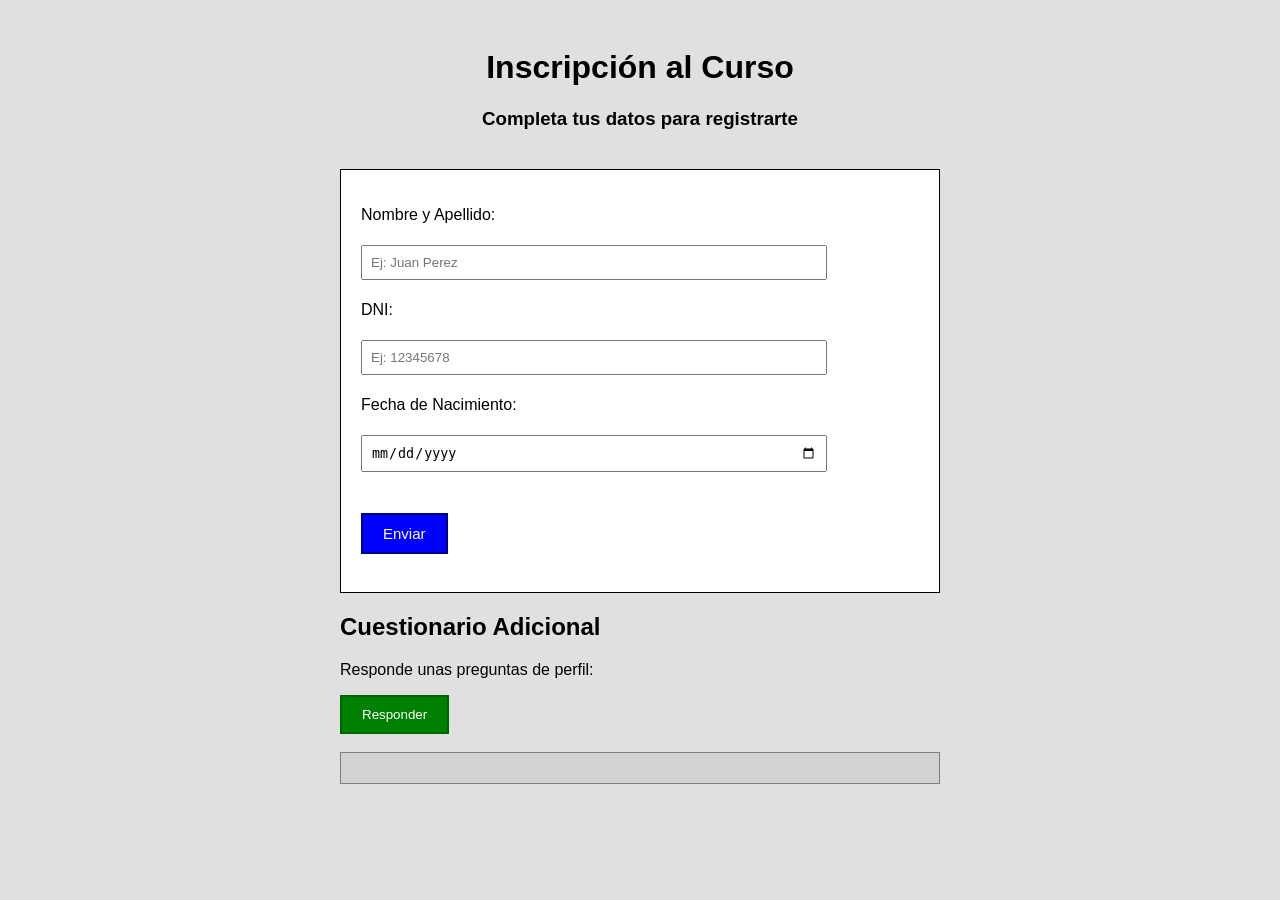
<file: PARCIAL/index.html>
<!DOCTYPE html>
<html>
<head>
    <meta charset="utf-8">
    <title>Parcial Lenguajes III</title>
    <link rel="stylesheet" type="text/css" href="styles.css">
</head>
<body>

    <div id="header">
        <h1>Inscripción al Curso</h1>
        <h3>Completa tus datos para registrarte</h3>
    </div>

    <div id="contenedor">
        
        <div class="formulario">
            <p>Nombre y Apellido:</p>
            <input type="text" id="nombre" placeholder="Ej: Juan Perez">
            <br>
            <span id="error-nombre" class="texto-error"></span>

            <p>DNI:</p>
            <input type="text" id="dni" placeholder="Ej: 12345678">
            <br>
            <span id="error-dni" class="texto-error"></span>

            <p>Fecha de Nacimiento:</p>
            <input type="date" id="fecha">
            <br>
            <span id="error-fecha" class="texto-error"></span>

            <br><br>
            <button onclick="enviarFormulario()" id="boton-enviar">Enviar</button>
            <br><br>
            
            <div id="mensaje-exito" class="texto-exito"></div>
        </div>

        <div class="caja">
            <h2>Cuestionario Adicional</h2>
            <p>Responde unas preguntas de perfil:</p>
            <button onclick="hacerPreguntas()" id="boton-preguntas">Responder</button>            
            <br><br>
            <div id="respuestas"></div>
        </div>

    </div>

    <script src="script.js"></script>
</body>
</html>
</file>
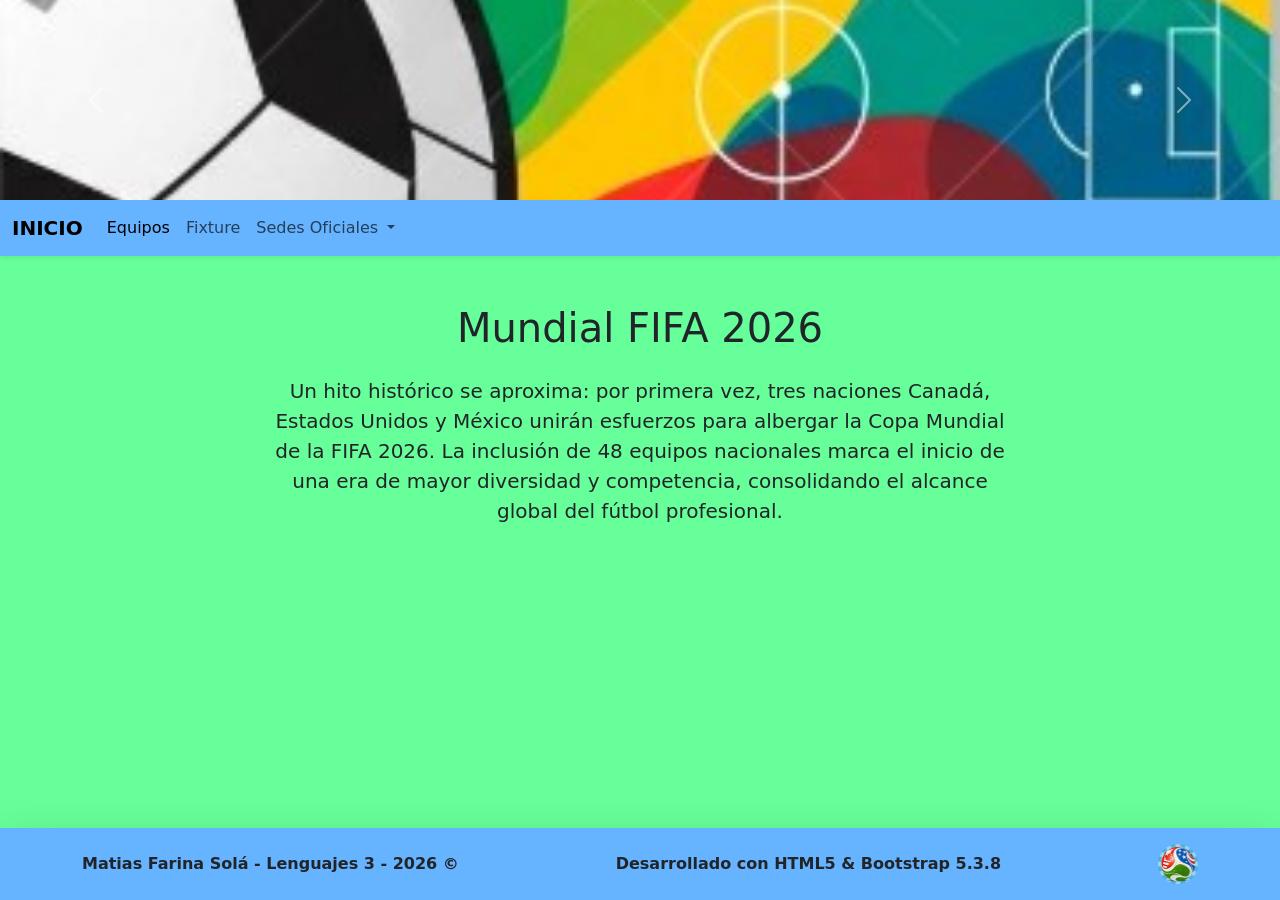
<file: TP2/index.html>
<!doctype html>
<html lang="es">
  <head>
    <meta charset="UTF-8" />
    <meta name="viewport" content="width=device-width, initial-scale=1.0" />
    <title>Mundial 2026 3.0</title>

    <link
      href="https://cdn.jsdelivr.net/npm/bootstrap@5.3.8/dist/css/bootstrap.min.css"
      rel="stylesheet"
      integrity="sha384-sRIl4kxILFvY47J16cr9ZwB07vP4J8+LH7qKQnuqkuIAvNWLzeN8tE5YBujZqJLB"
      crossorigin="anonymous"
    />
    <script
      src="https://cdn.jsdelivr.net/npm/bootstrap@5.3.8/dist/js/bootstrap.bundle.min.js"
      integrity="sha384-FKyoEForCGlyvwx9Hj09JcYn3nv7wiPVlz7YYwJrWVcXK/BmnVDxM+D2scQbITxI"
      crossorigin="anonymous"
    ></script>

    <style>
      /* Transición suave para todos los elementos que cambian de color */
      body,
      .navbar-dinamica,
      .footer-dinamico {
        transition: background-color 0.4s ease;
      }

      /* Estilo para que las imágenes del carrusel no sean excesivamente altas */
      .carousel-item img {
        height: 200px;
        object-fit: cover; /* Esto evita que la imagen se deforme */
      }

      /* Móvil (hasta 767px): Body Rojo / Nav y Footer Verde */
      @media (max-width: 767px) {
        body {
          background-color: #ff6666;
        }
        .navbar-dinamica,
        .footer-dinamico {
          background-color: #66ff99;
        }
        .carousel-item img {
          height: 100px;
        } /* Ajuste de altura para móvil */
      }

      /* Tablet (768px a 991px): Body Azul / Nav y Footer Rojo */
      @media (min-width: 768px) and (max-width: 991px) {
        body {
          background-color: #66b3ff;
        }
        .navbar-dinamica,
        .footer-dinamico {
          background-color: #ff6666;
        }
      }

      /* Escritorio (992px en adelante): Body Verde / Nav y Footer Azul */
      @media (min-width: 992px) {
        body {
          background-color: #66ff99;
        }
        .navbar-dinamica,
        .footer-dinamico {
          background-color: #66b3ff;
        }
      }
    </style>
  </head>
  <body class="d-flex flex-column min-vh-100">
    <header>
      <div id="carouselMundial" class="carousel slide" data-bs-ride="carousel">
        <div class="carousel-inner">
          <div class="carousel-item active">
            <img
              src="imagenes_tp2/carrousel_1.jpg"
              class="d-block w-100"
              alt="Banner 1"
            />
            <!--<div class="carousel-caption d-none d-md-block">
              <h5>México 2026</h5>
              <p>La pasión del fútbol regresa al Estadio Azteca.</p>
            </div>-->
          </div>
          <div class="carousel-item">
            <img
              src="imagenes_tp2/carrousel_2.jpg"
              class="d-block w-100"
              alt="Banner 2"
            />
            <!--<div class="carousel-caption d-none d-md-block">
              <h5>Canadá 2026</h5>
              <p>Nuevos horizontes para el Mundial de la FIFA.</p>
            </div>-->
          </div>
          <div class="carousel-item">
            <img
              src="imagenes_tp2/carrousel_3.jpg"
              class="d-block w-100"
              alt="Banner 3"
            />
            <!--<div class="carousel-caption d-none d-md-block">
              <h5>Estados Unidos 2026</h5>
              <p>La gran final en el escenario más grande.</p>
            </div>-->
          </div>
        </div>

        <button
          class="carousel-control-prev"
          type="button"
          data-bs-target="#carouselMundial"
          data-bs-slide="prev"
        >
          <span class="carousel-control-prev-icon" aria-hidden="true"></span>
          <span class="visually-hidden">Anterior</span>
        </button>
        <button
          class="carousel-control-next"
          type="button"
          data-bs-target="#carouselMundial"
          data-bs-slide="next"
        >
          <span class="carousel-control-next-icon" aria-hidden="true"></span>
          <span class="visually-hidden">Siguiente</span>
        </button>
      </div>
    </header>

    <nav class="navbar navbar-expand-lg navbar-dinamica shadow-sm">
      <div class="container-fluid">
        <a class="navbar-brand fw-bold" href="#">INICIO</a>
        <button
          class="navbar-toggler"
          type="button"
          data-bs-toggle="collapse"
          data-bs-target="#navbarSupportedContent"
          aria-controls="navbarSupportedContent"
          aria-expanded="false"
          aria-label="Toggle navigation"
        >
          <span class="navbar-toggler-icon"></span>
        </button>
        <div class="collapse navbar-collapse" id="navbarSupportedContent">
          <ul class="navbar-nav me-auto mb-2 mb-lg-0">
            <li class="nav-item">
              <a class="nav-link active" aria-current="page" href="#"
                >Equipos</a
              >
            </li>
            <li class="nav-item">
              <a class="nav-link" href="#">Fixture</a>
            </li>
            <li class="nav-item dropdown">
              <a
                class="nav-link dropdown-toggle"
                href="#"
                role="button"
                data-bs-toggle="dropdown"
                aria-expanded="false"
              >
                Sedes Oficiales
              </a>
              <ul class="dropdown-menu">
                <li><h6 class="dropdown-header">México</h6></li>
                <li><a class="dropdown-item" href="#">Ciudad de México</a></li>
                <li><a class="dropdown-item" href="#">Guadalajara</a></li>
                <li><a class="dropdown-item" href="#">Monterrey</a></li>
                <li><hr class="dropdown-divider" /></li>
                <li><h6 class="dropdown-header">Canadá</h6></li>
                <li><a class="dropdown-item" href="#">Toronto</a></li>
                <li><a class="dropdown-item" href="#">Vancouver</a></li>
                <li><hr class="dropdown-divider" /></li>
                <li><h6 class="dropdown-header">Estados Unidos</h6></li>
                <li><a class="dropdown-item" href="#">Miami</a></li>
                <li>
                  <a class="dropdown-item" href="#"
                    >Nueva York / Nueva Jersey</a
                  >
                </li>
                <li><a class="dropdown-item" href="#">Los Ángeles</a></li>
                <li><a class="dropdown-item" href="#">Dallas</a></li>
                <li>
                  <a class="dropdown-item" href="#">Ver las 11 sedes...</a>
                </li>
              </ul>
            </li>
          </ul>
        </div>
      </div>
    </nav>

    <main class="container my-5 flex-grow-1">
      <div class="row">
        <div class="col-md-8 offset-md-2 text-center">
          <h1 class="mb-4">Mundial FIFA 2026</h1>
          <p class="lead">
            Un hito histórico se aproxima: por primera vez, tres naciones
            <strong>Canadá, Estados Unidos y México</strong> unirán esfuerzos
            para albergar la <strong>Copa Mundial de la FIFA 2026</strong>. La
            inclusión de <strong>48 equipos</strong>
            nacionales marca el inicio de una era de mayor diversidad y
            competencia, consolidando el alcance global del fútbol profesional.
          </p>
        </div>
      </div>
    </main>

    <footer class="footer-dinamico text-dark py-3 mt-auto shadow-lg">
      <div class="container d-flex justify-content-between align-items-center">
        <div class="fw-bold">Matias Farina Solá - Lenguajes 3 - 2026 ©</div>
        <div class="fw-bold">Desarrollado con HTML5 & Bootstrap 5.3.8</div>
        <div>
          <img
            src="imagenes_tp2/logo_pelota_2.jpg"
            alt="Copa"
            class="rounded-circle"
            style="width: 40px; height: 40px; object-fit: cover"
          />
        </div>
      </div>
    </footer>
  </body>
</html>
</file>
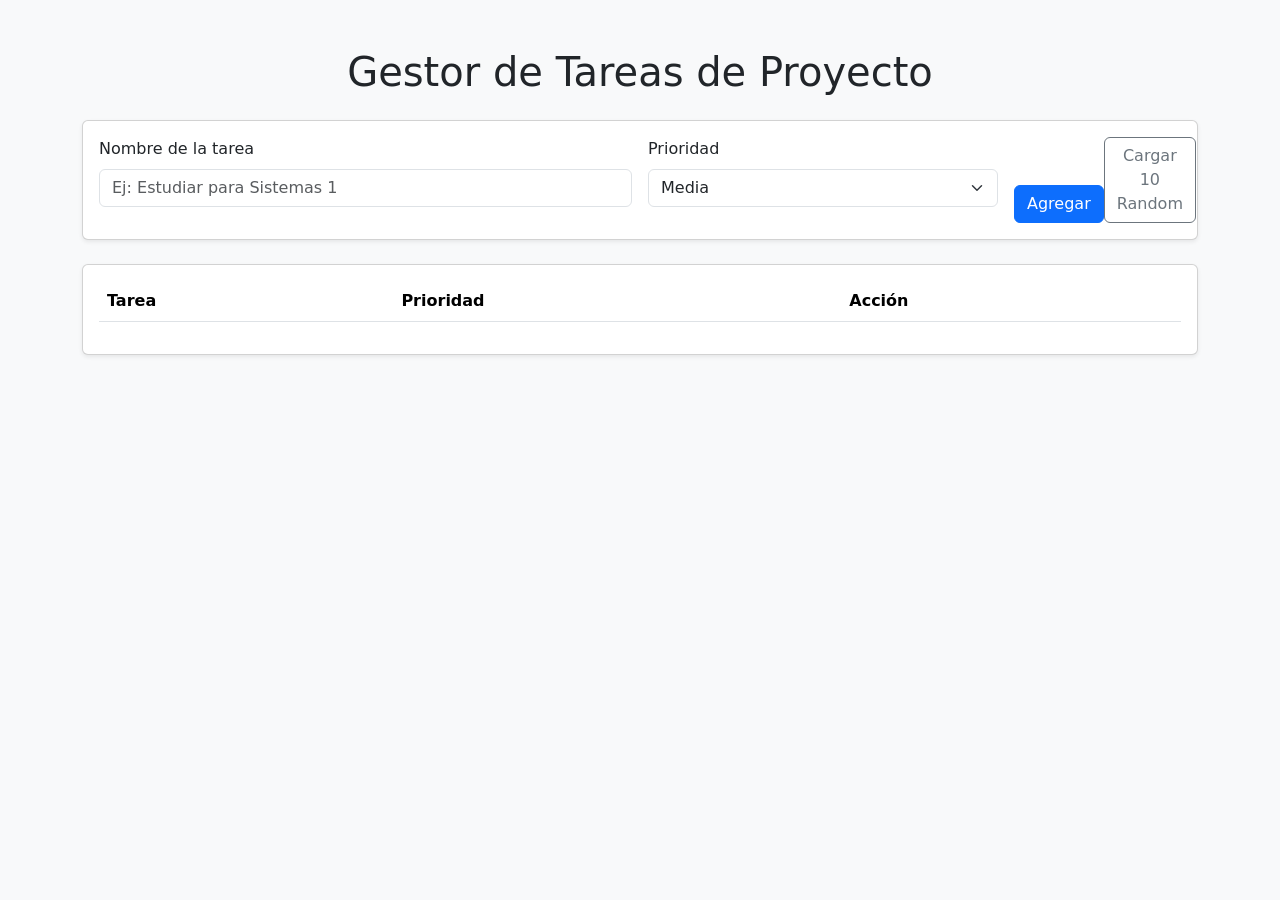
<file: TP6/index.html>
<!doctype html>
<html lang="es">

<head>
    <meta charset="UTF-8" />
    <meta name="viewport" content="width=device-width, initial-scale=1.0" />
    <title>Gestor de Tareas de Proyecto</title>
    <!-- Bootstrap CSS -->
    <link href="https://cdn.jsdelivr.net/npm/bootstrap@5.3.0/dist/css/bootstrap.min.css" rel="stylesheet" />
    <!-- DataTables CSS -->
    <link rel="stylesheet" href="https://cdn.datatables.net/1.13.6/css/jquery.dataTables.min.css" />
    <link rel="stylesheet" href="style.css" />
</head>

<body class="bg-light">
    <div class="container py-5">
        <h1 id="main-title" class="text-center mb-4">
            Gestor de Tareas de Proyecto
        </h1>

        <div class="card shadow-sm mb-4">
            <div class="card-body">
                <form id="task-form" class="row g-3">
                    <div class="col-md-6">
                        <label for="taskName" class="form-label">Nombre de la tarea</label>
                        <input type="text" class="form-control" id="taskName"
                            placeholder="Ej: Estudiar para Sistemas 1" />
                    </div>
                    <div class="col-md-4">
                        <label for="priority" class="form-label">Prioridad</label>
                        <select id="priority" class="form-select">
                            <option value="Alta">Alta</option>
                            <option value="Media" selected>Media</option>
                            <option value="Baja">Baja</option>
                        </select>
                    </div>
                    <div class="col-md-2 d-flex align-items-end">
                        <button type="submit" id="btn-add" class="btn btn-primary w-100">
                            Agregar
                        </button>
                        <button type="button" id="btn-random" class="btn btn-outline-secondary w-100">
                            Cargar 10 Random
                        </button>
                    </div>
                    
                </form>
            </div>
        </div>

        <div class="card shadow-sm">
            <div class="card-body">
                <table id="tablaTareas" class="display table table-striped w-100">
                    <thead>
                        <tr>
                            <th>Tarea</th>
                            <th>Prioridad</th>
                            <th>Acción</th>
                        </tr>
                    </thead>
                    <tbody>
                        <!-- Las tareas se insertarán aquí -->
                    </tbody>
                </table>
            </div>
        </div>
    </div>

    <!-- Scripts: jQuery, DataTables, y Custom JS -->
    <script src="https://code.jquery.com/jquery-3.7.0.min.js"></script>
    <script src="https://cdn.datatables.net/1.13.6/js/jquery.dataTables.min.js"></script>
    <script src="script.js"></script>
</body>

</html>
</file>
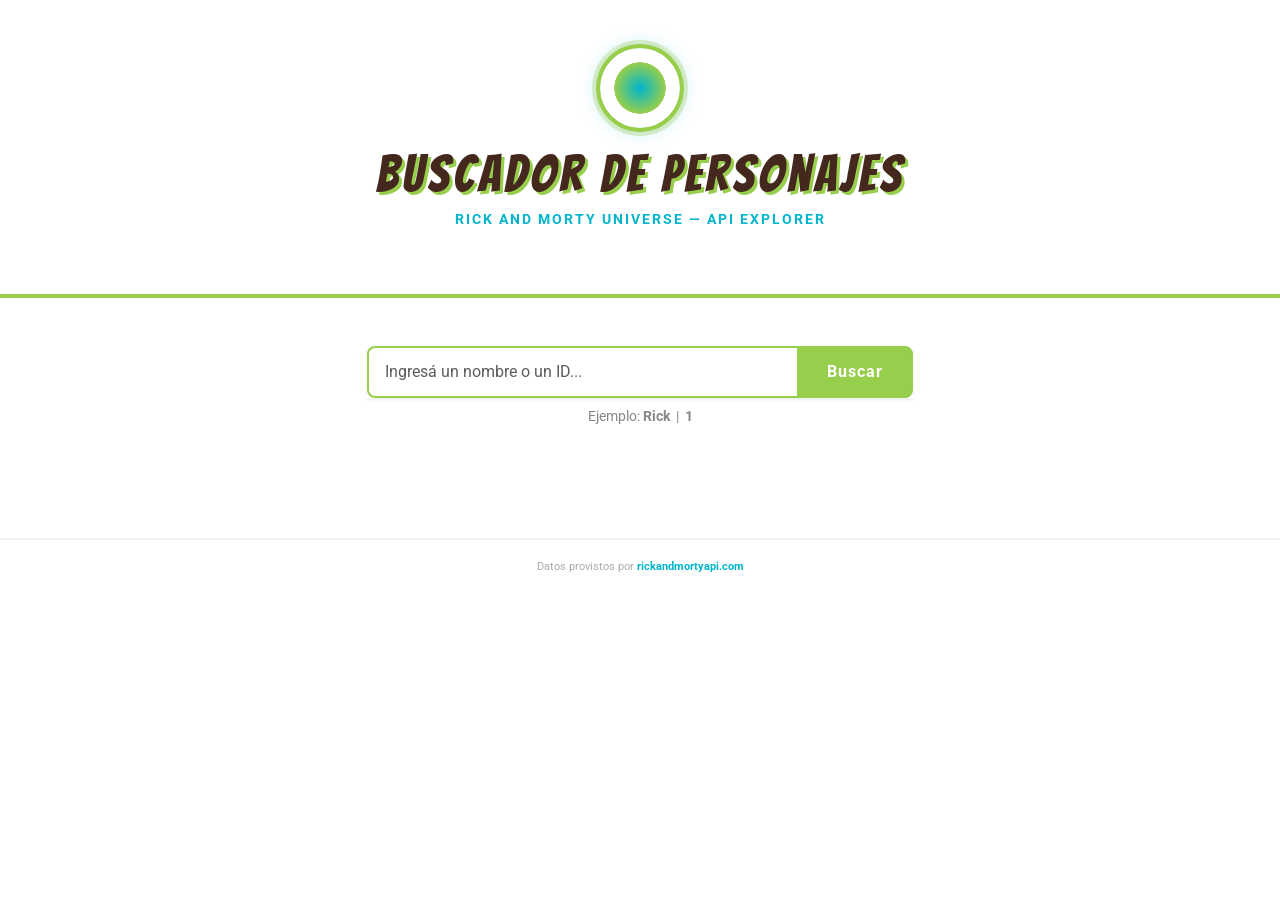
<file: TP7/index.html>
<!DOCTYPE html>
<!--
    DOCTYPE le indica al navegador que este documento usa HTML5.
    Sin esta declaración, el navegador entra en "quirks mode"
    y puede renderizar la página de forma incorrecta.
-->
<html lang="es">
<head>
    <meta charset="UTF-8">
    <!--
        charset="UTF-8": define la codificación de caracteres.
        Permite mostrar tildes, ñ y símbolos especiales correctamente.
    -->

    <meta name="viewport" content="width=device-width, initial-scale=1.0">
    <!--
        viewport: hace que la página sea responsive (adaptable a distintos tamaños de pantalla).
        width=device-width → el ancho se adapta al dispositivo.
        initial-scale=1.0 → sin zoom inicial en móviles.
    -->

    <title>Buscador de Personajes - Rick and Morty</title>

    <!--
        Bootstrap 5: framework CSS que provee clases utilitarias (grid, colores,
        espaciado, componentes como botones, spinners, cards, etc.).
        Se carga desde un CDN (Content Delivery Network) sin necesidad de descargarlo.
    -->
    <link href="https://cdn.jsdelivr.net/npm/bootstrap@5.3.0/dist/css/bootstrap.min.css" rel="stylesheet">

    <!--
        Google Fonts: importa dos tipografías externas.
        - Bangers: estilo cómic, usada en títulos para el look de Rick and Morty.
        - Roboto: tipografía moderna y legible para el cuerpo del texto.
    -->
    <link href="https://fonts.googleapis.com/css2?family=Bangers&family=Roboto:wght@400;700&display=swap" rel="stylesheet">

    <!--
        Hoja de estilos propia del proyecto.
        Siempre se coloca DESPUÉS de Bootstrap para poder sobrescribir sus estilos.
    -->
    <link rel="stylesheet" href="styles.css">
</head>
<body>

    <!--
        HEADER: zona superior de la página.
        Las clases de Bootstrap aplicadas:
        - text-center → centra el contenido horizontalmente.
        - py-5 → padding (relleno) vertical de 3rem arriba y abajo.
        La clase "rm-header" es propia y está definida en styles.css.
    -->
    <header class="rm-header text-center py-5">

        <!--
            Elemento decorativo: el anillo de portal animado.
            No tiene contenido propio; su apariencia completa se define
            en CSS usando propiedades como border-radius, box-shadow y @keyframes.
            - mx-auto → lo centra horizontalmente (margin auto en eje X).
            - mb-3 → margen inferior de 1rem.
        -->
        <div class="portal-ring mx-auto mb-3"></div>

        <!-- Título principal de la página -->
        <h1 class="titulo-principal">Buscador de Personajes</h1>

        <!--
            &mdash; es una entidad HTML que representa el guión largo —.
            Se usan entidades para caracteres especiales que podrían
            confundirse con código HTML.
        -->
        <p class="subtitulo">Rick and Morty Universe &mdash; API Explorer</p>
    </header>

    <!--
        MAIN: contenido principal de la página.
        - container → clase Bootstrap que centra el contenido y le da un ancho máximo.
        - py-5 → padding vertical.
    -->
    <main class="container py-5">

        <!--
            Sistema de GRILLA de Bootstrap (Grid System):
            Bootstrap divide la pantalla en 12 columnas.
            - row → fila del grid.
            - justify-content-center → centra los elementos hijos en la fila.
            - mb-5 → margen inferior.
        -->
        <div class="row justify-content-center mb-5">

            <!--
                col-md-6 → esta columna ocupa 6 de las 12 columnas (la mitad del ancho)
                pero SOLO en pantallas medianas o más grandes (≥768px).
                En pantallas pequeñas ocupa el 100% del ancho automáticamente.
            -->
            <div class="col-md-6">

                <!--
                    input-group: componente Bootstrap que une un input con un botón
                    visualmente, sin espacio entre ellos.
                    - shadow-sm → sombra pequeña para dar profundidad.
                -->
                <div class="input-group shadow-sm">

                    <!--
                        Campo de texto donde el usuario escribe el nombre o ID.
                        Atributos importantes:
                        - id="busqueda" → identificador único; JavaScript lo usa para
                          obtener el valor con getElementById('busqueda').
                        - type="text" → campo de texto libre.
                        - placeholder → texto guía que desaparece al escribir.
                        - aria-label → mejora la accesibilidad para lectores de pantalla.
                        - form-control → clase Bootstrap que estiliza el input.
                    -->
                    <input
                        type="text"
                        id="busqueda"
                        class="form-control input-busqueda"
                        placeholder="Ingresá un nombre o un ID..."
                        aria-label="Buscar personaje"
                    >

                    <!--
                        Botón de búsqueda.
                        - id="btnBuscar" → JavaScript escucha el clic sobre este elemento.
                        - btn → clase base Bootstrap para botones.
                        - btn-buscar → clase propia definida en styles.css.
                    -->
                    <button class="btn btn-buscar" id="btnBuscar">Buscar</button>
                </div>

                <!-- Texto de ayuda debajo del buscador -->
                <p class="hint-text mt-2 text-center">
                    <!--
                        &nbsp; es un espacio en blanco que no se colapsa.
                        Se usa para separar visualmente elementos en línea.
                    -->
                    Ejemplo: <strong>Rick</strong> &nbsp;|&nbsp; <strong>1</strong>
                </p>
            </div>
        </div>

        <!--
            DIV RESULTADO: aquí JavaScript inyectará dinámicamente
            la card del personaje (o los mensajes de error).
            Empieza vacío a propósito; su contenido cambia en tiempo real
            usando la propiedad innerHTML desde script.js.
            El id="resultado" es el punto de anclaje que usa JavaScript.
        -->
        <div id="resultado" class="row justify-content-center"></div>
    </main>

    <!-- Pie de página con crédito a la API utilizada -->
    <footer class="rm-footer text-center py-3">
        <!-- target="_blank" abre el enlace en una pestaña nueva del navegador -->
        <small>Datos provistos por <a href="https://rickandmortyapi.com" target="_blank">rickandmortyapi.com</a></small>
    </footer>

    <!--
        Los scripts se colocan al FINAL del body, justo antes de la etiqueta de cierre del body.
        Razón: el navegador parsea el HTML de arriba hacia abajo. Si los scripts
        estuvieran en el <head>, intentarían acceder a elementos del DOM que
        todavía no fueron creados, produciendo errores.

        Orden de carga:
        1. Bootstrap JS (necesario para componentes interactivos de Bootstrap).
        2. jQuery (nuestra biblioteca auxiliar; script.js la puede usar).
        3. script.js (nuestro código; debe ir último porque depende de los anteriores).
    -->
    <script src="https://cdn.jsdelivr.net/npm/bootstrap@5.3.0/dist/js/bootstrap.bundle.min.js"></script>
    <script src="https://code.jquery.com/jquery-3.7.1.min.js"></script>
    <script src="script.js"></script>
</body>
</html>
</file>
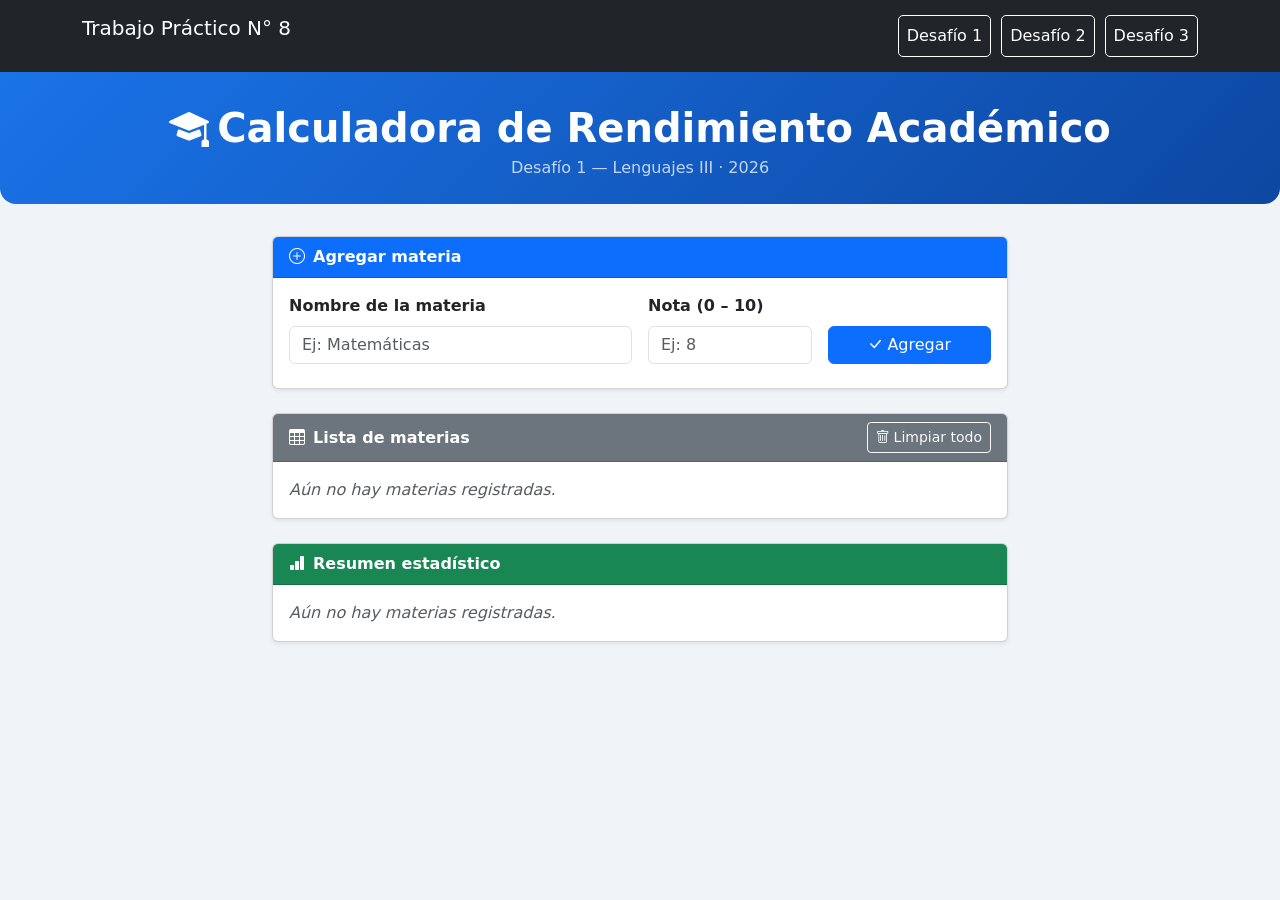
<file: TP8/index.html>
<!DOCTYPE html>
<html lang="es">
<head>
  <meta charset="UTF-8" />
  <meta name="viewport" content="width=device-width, initial-scale=1.0" />
  <title>Desafío 1 — Calculadora de Rendimiento Académico</title>

  <!-- Bootstrap 5 CSS — framework de estilos que usamos para toda la interfaz -->
  <link
    href="https://cdn.jsdelivr.net/npm/bootstrap@5.3.3/dist/css/bootstrap.min.css"
    rel="stylesheet"
  />

  <!-- Bootstrap Icons — para los íconos de los botones y mensajes -->
  <link
    href="https://cdn.jsdelivr.net/npm/bootstrap-icons@1.11.3/font/bootstrap-icons.min.css"
    rel="stylesheet"
  />
  <script src="https://cdn.jsdelivr.net/npm/bootstrap@5.3.3/dist/js/bootstrap.bundle.min.js"></script> 

  <style>
    /* Fondo suave para toda la página */
    body { background-color: #f0f4f8; }

    /* Encabezado con gradiente */
    .page-header {
      background: linear-gradient(135deg, #1a73e8, #0d47a1);
      color: white;
      border-radius: 0 0 1rem 1rem;
      padding: 2rem 1.5rem 1.5rem;
      margin-bottom: 2rem;
    }

    /* Badge de categoría con un color personalizado por tipo */
    .badge-sobresaliente { background-color: #198754; }
    .badge-bueno         { background-color: #0d6efd; }
    .badge-regular       { background-color: #fd7e14; }
    .badge-aprobado      { background-color: #ffc107; color: #212529 !important; }
    .badge-insuficiente  { background-color: #dc3545; }

    .btn-nav-custom {
        border: 1px solid white !important; /* Borde blanco */
        color: white !important;           /* Texto blanco */
        background-color: transparent;     /* Fondo transparente */
        margin-left: 10px;                 /* Separación entre botones */
        border-radius: 5px;                /* Bordes redondeados */
        transition: all 0.3s ease;         /* Animación suave */
    }

    /* Estado cuando pasas el mouse o está seleccionado */
    .btn-nav-custom:hover, 
    .btn-nav-custom.active {
        background-color: white !important;
        color: black !important;
        font-weight: bold;
    }
  </style>
</head>
<body>
  
  <div id="navbar-placeholder"></div>
    <script>
        fetch('navbar.html')
            .then(response => response.text())
            .then(data => {
                document.getElementById('navbar-placeholder').innerHTML = data;
            });
    </script>

  <!-- ══════════════════════════════════════════════════════════════
       ENCABEZADO DE PÁGINA
       ══════════════════════════════════════════════════════════════ -->
  <div class="page-header text-center">
    <h1 class="fw-bold mb-1">
      <i class="bi bi-mortarboard-fill me-2"></i>Calculadora de Rendimiento Académico
    </h1>
    <p class="mb-0 opacity-75">Desafío 1 — Lenguajes III · 2026</p>
  </div>

  <div class="container pb-5" style="max-width: 760px;">

    <!-- ══════════════════════════════════════════════════════════════
         CARD DE INGRESO DE DATOS
         ══════════════════════════════════════════════════════════════ -->
    <div class="card shadow-sm mb-4">
      <div class="card-header bg-primary text-white fw-semibold">
        <i class="bi bi-plus-circle me-2"></i>Agregar materia
      </div>
      <div class="card-body">
        <div class="row g-3">

          <!-- Input: nombre de la materia (id="materia") -->
          <div class="col-md-6">
            <label for="materia" class="form-label fw-semibold">Nombre de la materia</label>
            <input
              type="text"
              id="materia"
              class="form-control"
              placeholder="Ej: Matemáticas"
            />
          </div>

          <!-- Input: nota del 0 al 10 (id="nota") -->
          <div class="col-md-3">
            <label for="nota" class="form-label fw-semibold">Nota (0 – 10)</label>
            <input
              type="number"
              id="nota"
              class="form-control"
              placeholder="Ej: 8"
              min="0"
              max="10"
              step="0.1"
            />
          </div>

          <!-- Botón "Agregar materia" → llama a agregarMateria() -->
          <div class="col-md-3 d-flex align-items-end">
            <button class="btn btn-primary w-100" onclick="agregarMateria()">
              <i class="bi bi-check-lg me-1"></i>Agregar
            </button>
          </div>
        </div>

        <!-- Zona de error (sin usar alert()) — visible sólo cuando hay problema -->
        <div id="error" class="mt-2"></div>
      </div>
    </div>

    <!-- ══════════════════════════════════════════════════════════════
         CARD DE LISTA DE MATERIAS (id="lista")
         ══════════════════════════════════════════════════════════════ -->
    <div class="card shadow-sm mb-4">
      <div class="card-header bg-secondary text-white fw-semibold d-flex justify-content-between align-items-center">
        <span><i class="bi bi-table me-2"></i>Lista de materias</span>
        <!-- Punto extra: botón "Limpiar todo" → llama a limpiarTodo() -->
        <button class="btn btn-sm btn-outline-light" onclick="limpiarTodo()">
          <i class="bi bi-trash me-1"></i>Limpiar todo
        </button>
      </div>
      <div class="card-body p-0">
        <div id="lista" class="p-3 text-muted fst-italic">
          Aún no hay materias registradas.
        </div>
      </div>
    </div>

    <!-- ══════════════════════════════════════════════════════════════
         CARD DE RESUMEN ESTADÍSTICO (id="resumen")
         ══════════════════════════════════════════════════════════════ -->
    <div class="card shadow-sm">
      <div class="card-header bg-success text-white fw-semibold">
        <i class="bi bi-bar-chart-fill me-2"></i>Resumen estadístico
      </div>
      <div class="card-body">
        <div id="resumen" class="text-muted fst-italic">
          Aún no hay materias registradas.
        </div>
      </div>
    </div>

  </div><!-- /container -->


  <!-- Bootstrap 5 JS (sin jQuery — sólo el bundle oficial) -->
  <script src="https://cdn.jsdelivr.net/npm/bootstrap@5.3.3/dist/js/bootstrap.bundle.min.js"></script>

  <script>

    // ── VARIABLE GLOBAL ──────────────────────────────────────────────────────
    // Array donde guardamos cada materia como objeto { materia, nota }.
    // Vive fuera de las funciones para que todas puedan leerlo y modificarlo.
    var materias = [];


    // ════════════════════════════════════════════════════════════════════════
    // 1. obtenerDatos()
    //    Patrón del coloquio: lee los dos inputs, los valida y retorna null
    //    si hay algún error, o el objeto { materia, nota } si todo está bien.
    //
    //    Conceptos aplicados:
    //      · isNaN()     → detecta si un valor NO es un número
    //      · return null → señal de error que el llamador debe revisar
    //      · do...while  → podría usarse para reintentar; aquí se aplica
    //                       la validación secuencial equivalente
    // ════════════════════════════════════════════════════════════════════════
    function obtenerDatos() {

      // Leemos el nombre de la materia y quitamos espacios al inicio y al fin
      var nombreMateria = document.getElementById("materia").value.trim();

      // Leemos la nota (llega como string; la convertiremos luego con parseFloat)
      var valorNota = document.getElementById("nota").value;

      // Limpiamos cualquier mensaje de error que hubiera quedado de antes
      document.getElementById("error").innerHTML = "";

      // ── Validación 1: el nombre no puede estar vacío ──────────────────────
      if (nombreMateria === "") {
        mostrarError("El nombre de la materia no puede estar vacío.");
        return null;   // null indica que los datos son inválidos
      }

      // ── Validación 2: la nota debe ser un número ──────────────────────────
      // isNaN("") devuelve false (interpreta vacío como 0), por eso
      // también verificamos que el campo no esté vacío.
      if (valorNota === "" || isNaN(valorNota)) {
        mostrarError("La nota debe ser un número.");
        return null;
      }

      // Convertimos el string a número decimal
      var nota = parseFloat(valorNota);

      // ── Validación 3: la nota debe estar entre 0 y 10 ────────────────────
      if (nota < 0 || nota > 10) {
        mostrarError("La nota debe estar entre 0 y 10.");
        return null;
      }

      // Todo válido → retornamos el objeto con los datos listos para usar
      return { materia: nombreMateria, nota: nota };
    }


    // ════════════════════════════════════════════════════════════════════════
    // 2. clasificarNota(nota)
    //    Recibe un número y devuelve su categoría como string.
    //
    //    Concepto aplicado:
    //      · if / else if / else encadenados (Ejercicio 1 de teoría)
    //    La lógica es la misma que "positivo/negativo" del ejercicio 1:
    //    se evalúan condiciones en cascada hasta encontrar la que corresponde.
    // ════════════════════════════════════════════════════════════════════════
    function clasificarNota(nota) {

      // Evaluamos de mayor a menor para no "tapar" condiciones anteriores
      if (nota >= 9) {
        return "Sobresaliente";        // 9 – 10
      } else if (nota >= 7) {
        return "Bueno";                // 7 – 8.9
      } else if (nota >= 6) {
        return "Regular";              // exactamente 6 – 6.9
      } else if (nota >= 4) {
        return "Aprobado mínimo";      // 4 – 5.9
      } else {
        return "Insuficiente";         // menos de 4
      }
    }


    // ════════════════════════════════════════════════════════════════════════
    // 3. agregarMateria()
    //    Función principal conectada al botón. Orquesta el resto.
    // ════════════════════════════════════════════════════════════════════════
    function agregarMateria() {

      // Pedimos los datos validados; si retorna null hay error → salimos
      var datos = obtenerDatos();
      if (datos === null) {
        return;
      }

      // Guardamos el objeto { materia, nota } en el array global
      materias.push(datos);

      // Actualizamos tabla y estadísticas en el DOM
      mostrarLista();
      calcularResumen();

      // Limpiamos los inputs para que el usuario pueda ingresar la siguiente
      document.getElementById("materia").value = "";
      document.getElementById("nota").value    = "";
      document.getElementById("materia").focus();
    }


    // ════════════════════════════════════════════════════════════════════════
    // 4. mostrarLista()
    //    Genera la tabla HTML completa y la inserta en el div "lista".
    //
    //    Concepto aplicado:
    //      · Bucle for para recorrer array (Ejercicio 2 de teoría)
    //      · innerHTML dinámico → escribir HTML desde JavaScript
    // ════════════════════════════════════════════════════════════════════════
    function mostrarLista() {

      // Si el array está vacío mostramos un mensaje y salimos
      if (materias.length === 0) {
        document.getElementById("lista").innerHTML =
          "<p class='text-muted fst-italic p-3 mb-0'>Aún no hay materias registradas.</p>";
        return;
      }

      // Empezamos a construir el HTML de la tabla Bootstrap
      var html = "<div class='table-responsive'>";
      html += "<table class='table table-hover align-middle mb-0'>";
      html += "<thead class='table-dark'>";
      html += "<tr><th>#</th><th>Materia</th><th>Nota</th><th>Categoría</th></tr>";
      html += "</thead><tbody>";

      // ── Bucle for: recorremos el array de índice 0 hasta el último ────────
      // i es el índice actual; materias[i] es el objeto { materia, nota }
      for (var i = 0; i < materias.length; i++) {

        // Obtenemos la categoría de esta nota
        var categoria = clasificarNota(materias[i].nota);

        // Determinamos la clase Bootstrap del badge según la categoría
        var claseBadge = "";
        if (categoria === "Sobresaliente") {
          claseBadge = "badge-sobresaliente";
        } else if (categoria === "Bueno") {
          claseBadge = "badge-bueno";
        } else if (categoria === "Regular") {
          claseBadge = "badge-regular";
        } else if (categoria === "Aprobado mínimo") {
          claseBadge = "badge-aprobado";
        } else {
          claseBadge = "badge-insuficiente";
        }

        // Construimos la fila; i + 1 para que el número empiece en 1
        html += "<tr>";
        html += "<td class='text-muted'>" + (i + 1) + "</td>";
        html += "<td class='fw-semibold'>" + materias[i].materia + "</td>";
        html += "<td>" + materias[i].nota + "</td>";
        html += "<td><span class='badge text-white " + claseBadge + "'>" + categoria + "</span></td>";
        html += "</tr>";
      }

      html += "</tbody></table></div>";

      // Insertamos todo el HTML generado en el div "lista" del DOM
      document.getElementById("lista").innerHTML = html;
    }


    // ════════════════════════════════════════════════════════════════════════
    // 5. calcularResumen()
    //    Calcula todas las estadísticas y las muestra en el div "resumen".
    //
    //    Conceptos aplicados:
    //      · while + acumulador → suma de notas      (Ejercicio 3)
    //      · while + contador   → aprobadas/reprobadas (Ejercicio 4)
    //      · while + mayor/menor → mejor y peor nota  (Ejercicio 6)
    // ════════════════════════════════════════════════════════════════════════
    function calcularResumen() {

      if (materias.length === 0) {
        document.getElementById("resumen").innerHTML =
          "<p class='text-muted fst-italic mb-0'>Aún no hay materias registradas.</p>";
        return;
      }

      // ── Inicialización ANTES del bucle ────────────────────────────────────
      var suma       = 0;               // Acumulador de notas
      var aprobadas  = 0;               // Contador: nota >= 6
      var reprobadas = 0;               // Contador: nota < 6

      // Iniciamos mayor/menor con el primer elemento (no con 0, que es una nota válida)
      var mejorNota    = materias[0].nota;
      var mejorMateria = materias[0].materia;
      var peorNota     = materias[0].nota;
      var peorMateria  = materias[0].materia;

      // ── Bucle while con índice manual ─────────────────────────────────────
      // Equivalente al for, pero con while explícito como piden los ejercicios 3 y 4.
      var i = 0;
      while (i < materias.length) {

        var notaActual = materias[i].nota;

        // Acumulamos la nota en la suma (Ejercicio 3)
        suma = suma + notaActual;

        // Contamos aprobadas/reprobadas (Ejercicio 4) — aprobación: nota >= 6
        if (notaActual >= 6) {
          aprobadas = aprobadas + 1;
        } else {
          reprobadas = reprobadas + 1;
        }

        // Búsqueda del mayor: si encontramos uno más alto, actualizamos (Ejercicio 6)
        if (notaActual > mejorNota) {
          mejorNota    = notaActual;
          mejorMateria = materias[i].materia;
        }

        // Búsqueda del menor: si encontramos uno más bajo, actualizamos
        if (notaActual < peorNota) {
          peorNota    = notaActual;
          peorMateria = materias[i].materia;
        }

        i = i + 1;   // ¡Fundamental! Sin esto el while sería infinito
      }

      // Promedio = suma total / cantidad de materias
      var promedio = suma / materias.length;

      // ── Armamos las tarjetas de estadísticas con Bootstrap ────────────────
      var html = "<div class='row g-3'>";

      html += tarjetaStat("bi-calculator", "primary",  "Promedio",   promedio.toFixed(2));
      html += tarjetaStat("bi-check-circle", "success", "Aprobadas",  aprobadas);
      html += tarjetaStat("bi-x-circle",    "danger",  "Reprobadas", reprobadas);
      html += tarjetaStat("bi-trophy",      "warning", "Mejor nota",
                          mejorNota + " <small class='fw-normal'>(" + mejorMateria + ")</small>");
      html += tarjetaStat("bi-arrow-down-circle", "secondary", "Peor nota",
                          peorNota + " <small class='fw-normal'>(" + peorMateria + ")</small>");

      html += "</div>";

      document.getElementById("resumen").innerHTML = html;
    }


    // ════════════════════════════════════════════════════════════════════════
    // tarjetaStat(icono, color, titulo, valor)
    //    Función auxiliar: genera el HTML de una tarjeta Bootstrap de estadística.
    //    Separamos esta lógica para no repetir el mismo bloque HTML 5 veces.
    // ════════════════════════════════════════════════════════════════════════
    function tarjetaStat(icono, color, titulo, valor) {
      return (
        "<div class='col-6 col-md-4'>" +
          "<div class='border rounded p-3 text-center h-100'>" +
            "<i class='bi " + icono + " fs-3 text-" + color + "'></i>" +
            "<div class='fw-semibold mt-1'>" + titulo + "</div>" +
            "<div class='fs-5'>" + valor + "</div>" +
          "</div>" +
        "</div>"
      );
    }


    // ════════════════════════════════════════════════════════════════════════
    // mostrarError(mensaje)
    //    Muestra un alert Bootstrap de error en el div #error.
    //    Centralizar esto evita repetir el mismo HTML en cada validación.
    // ════════════════════════════════════════════════════════════════════════
    function mostrarError(mensaje) {
      document.getElementById("error").innerHTML =
        "<div class='alert alert-danger alert-sm py-2 mb-0 mt-2'>" +
        "<i class='bi bi-exclamation-triangle me-2'></i>" + mensaje + "</div>";
    }


    // ════════════════════════════════════════════════════════════════════════
    // PUNTO EXTRA — limpiarTodo()
    //    Vacía el array global, limpia el DOM y reinicia el resumen.
    // ════════════════════════════════════════════════════════════════════════
    function limpiarTodo() {

      // Vaciamos el array global reasignándolo como array vacío
      materias = [];

      // Reiniciamos los tres divs de resultados
      document.getElementById("lista").innerHTML =
        "<p class='text-muted fst-italic p-3 mb-0'>Aún no hay materias registradas.</p>";
      document.getElementById("resumen").innerHTML =
        "<p class='text-muted fst-italic mb-0'>Aún no hay materias registradas.</p>";
      document.getElementById("error").innerHTML = "";

      // Limpiamos los inputs y devolvemos el foco al primero
      document.getElementById("materia").value = "";
      document.getElementById("nota").value    = "";
      document.getElementById("materia").focus();
    }

  </script>
</body>
</html>
</file>
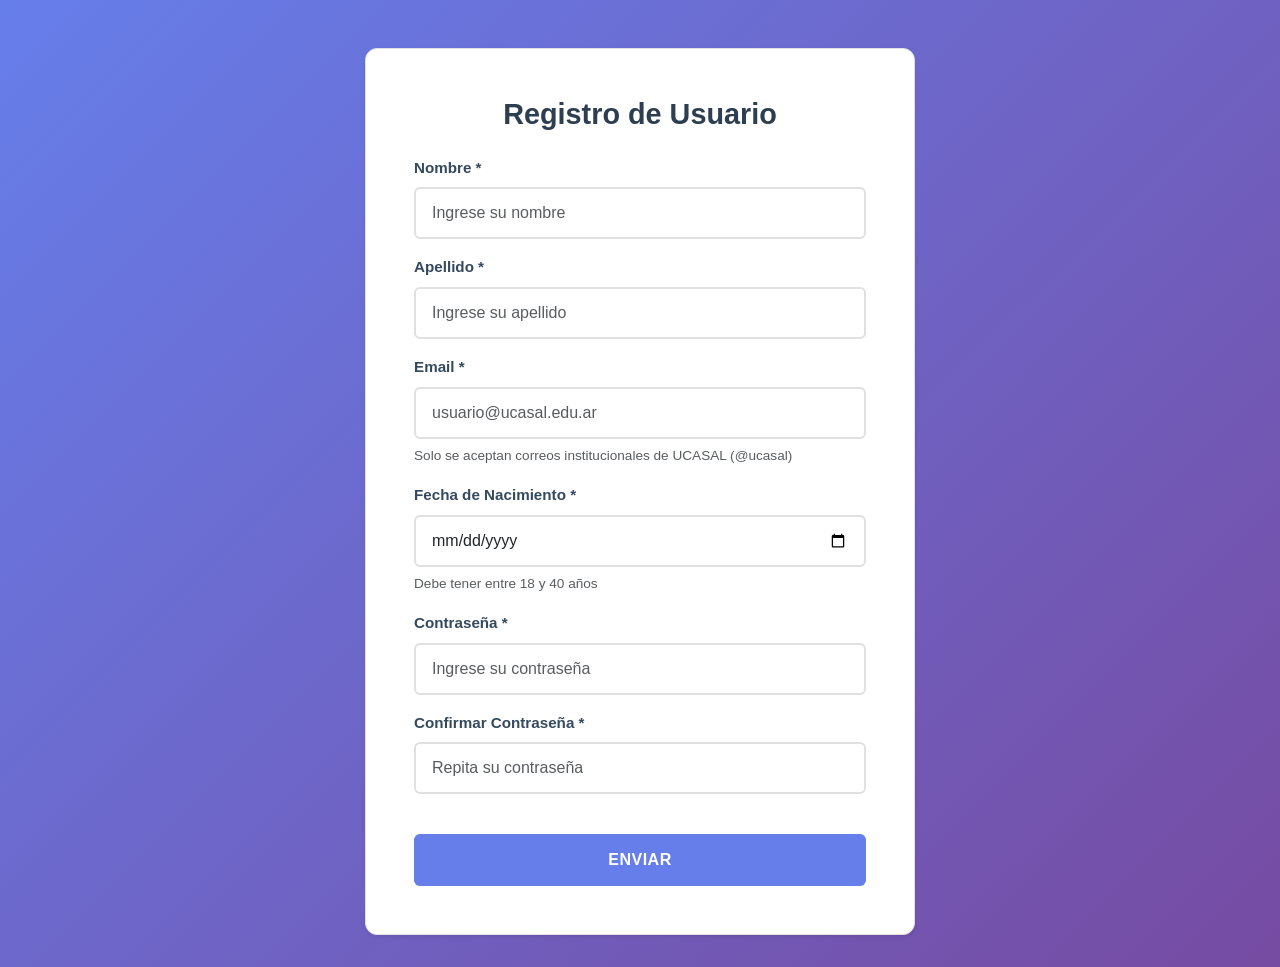
<file: TP5/formulario.html>
<!DOCTYPE html>
<html lang="es">
<head>
    <meta charset="UTF-8">
    <meta name="viewport" content="width=device-width, initial-scale=1">
    <title>Formulario de Registro de Usuario</title>
    <link href="https://cdn.jsdelivr.net/npm/bootstrap@5.3.2/dist/css/bootstrap.min.css" rel="stylesheet">
    <link rel="stylesheet" href="styles.css">
</head>
<body>
    <div class="container">
        <div class="form-card shadow-sm rounded-4 bg-white p-5 mt-5">
            <h1 class="form-title text-center mb-4">Registro de Usuario</h1>

            <!-- Mensaje de resultado general -->
            <div id="formResult" class="alert d-none" role="alert"></div>

            <!-- Formulario de registro -->
            <form id="formulario" novalidate>
                <!-- Campo Nombre -->
                <div class="mb-3">
                    <label for="nombre" class="form-label">Nombre *</label>
                    <input type="text" class="form-control" id="nombre" placeholder="Ingrese su nombre">
                    <div class="invalid-feedback"></div>
                </div>

                <!-- Campo Apellido -->
                <div class="mb-3">
                    <label for="apellido" class="form-label">Apellido *</label>
                    <input type="text" class="form-control" id="apellido" placeholder="Ingrese su apellido">
                    <div class="invalid-feedback"></div>
                </div>

                <!-- Campo Email -->
                <div class="mb-3">
                    <label for="email" class="form-label">Email *</label>
                    <input type="email" class="form-control" id="email" placeholder="usuario@ucasal.edu.ar">
                    <div class="invalid-feedback"></div>
                    <small class="form-text text-muted">Solo se aceptan correos institucionales de UCASAL (@ucasal)</small>
                </div>

                <!-- Campo Fecha de Nacimiento -->
                <div class="mb-3">
                    <label for="fechaNacimiento" class="form-label">Fecha de Nacimiento *</label>
                    <input type="date" class="form-control" id="fechaNacimiento">
                    <div class="invalid-feedback"></div>
                    <small class="form-text text-muted">Debe tener entre 18 y 40 años</small>
                </div>

                <!-- Campo Contraseña -->
                <div class="mb-3">
                    <label for="password" class="form-label">Contraseña *</label>
                    <input type="password" class="form-control" id="password" placeholder="Ingrese su contraseña">
                    <div class="invalid-feedback"></div>
                    <div class="password-display mt-2 d-none">
                        <small class="text-muted">Contraseña cifrada: <span id="passwordDisplay"></span></small>
                    </div>
                </div>

                <!-- Campo Confirmar Contraseña -->
                <div class="mb-3">
                    <label for="confirmPassword" class="form-label">Confirmar Contraseña *</label>
                    <input type="password" class="form-control" id="confirmPassword" placeholder="Repita su contraseña">
                    <div class="invalid-feedback"></div>
                </div>

                <!-- Botón de envío -->
                <button type="submit" class="btn btn-primary w-100 btn-lg mt-4">Enviar</button>
            </form>
        </div>
    </div>

    <script src="script.js"></script>
</body>
</html>
</file>
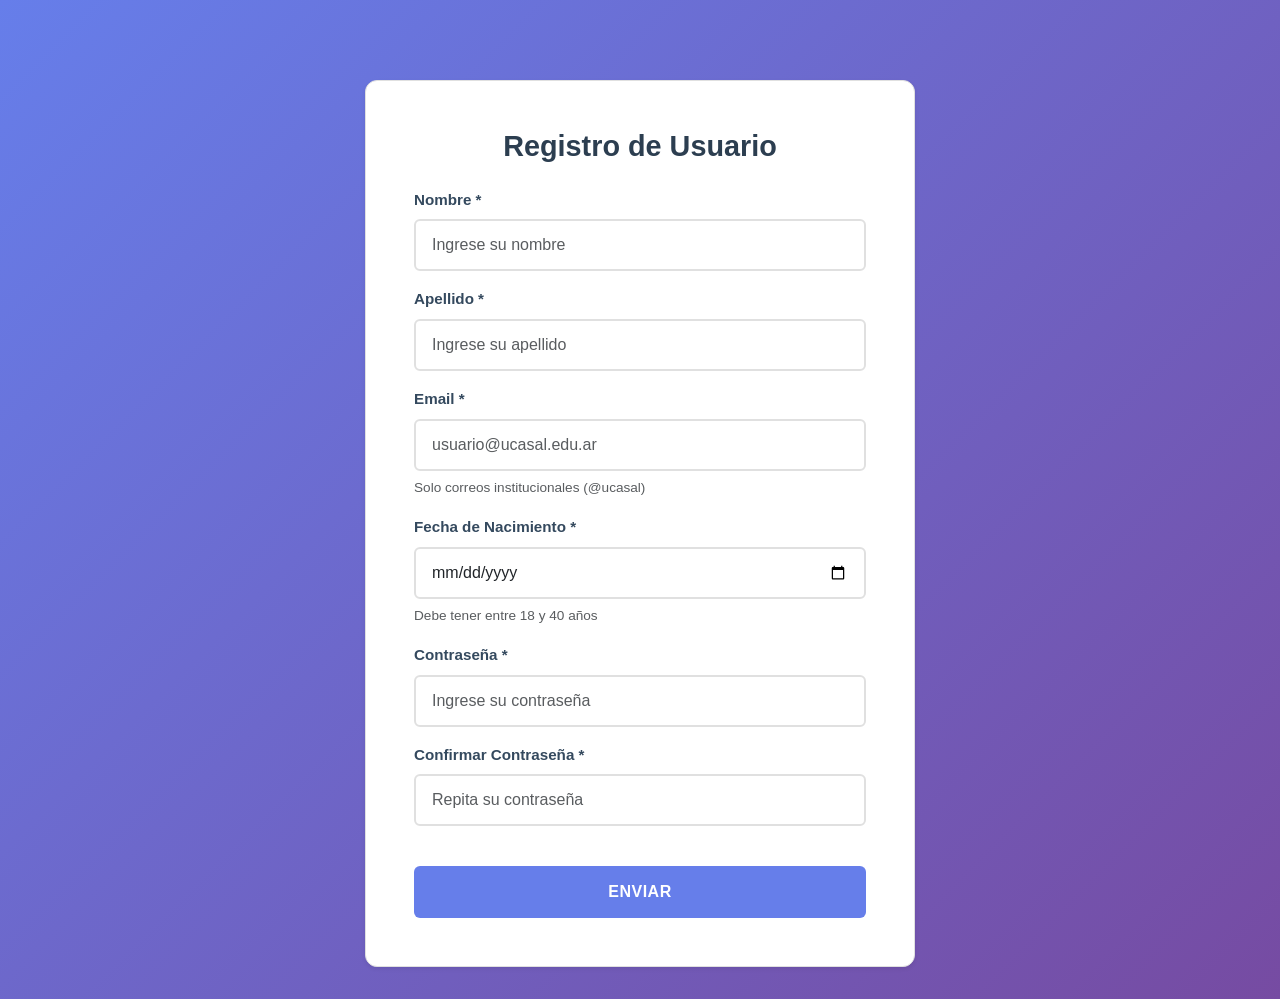
<file: TP5/formulario1_0.html>
<!DOCTYPE html>
<html lang="es">
<head>
    <meta charset="UTF-8">
    <meta name="viewport" content="width=device-width, initial-scale=1">
    <title>Formulario de Registro de Usuario</title>
    <link href="https://cdn.jsdelivr.net/npm/bootstrap@5.3.2/dist/css/bootstrap.min.css" rel="stylesheet">
    <link rel="stylesheet" href="styles.css">
</head>
<body>
    <div class="container mt-5">
        <div class="form-card shadow-sm rounded-4 bg-white p-5">
            <h1 class="form-title text-center mb-4">Registro de Usuario</h1>
            
            <div id="formResult" class="alert d-none" role="alert"></div>

            <form id="formulario" novalidate>
                <div class="mb-3">
                    <label for="nombre" class="form-label">Nombre *</label>
                    <input type="text" class="form-control" id="nombre" placeholder="Ingrese su nombre">
                    <div class="invalid-feedback"></div>
                </div>

                <div class="mb-3">
                    <label for="apellido" class="form-label">Apellido *</label>
                    <input type="text" class="form-control" id="apellido" placeholder="Ingrese su apellido">
                    <div class="invalid-feedback"></div>
                </div>

                <div class="mb-3">
                    <label for="email" class="form-label">Email *</label>
                    <input type="email" class="form-control" id="email" placeholder="usuario@ucasal.edu.ar">
                    <div class="invalid-feedback"></div>
                    <small class="form-text text-muted">Solo correos institucionales (@ucasal)</small>
                </div>

                <div class="mb-3">
                    <label for="fechaNacimiento" class="form-label">Fecha de Nacimiento *</label>
                    <input type="date" class="form-control" id="fechaNacimiento">
                    <div class="invalid-feedback"></div>
                    <small class="form-text text-muted">Debe tener entre 18 y 40 años</small>
                </div>

                <div class="mb-3">
                    <label for="password" class="form-label">Contraseña *</label>
                    <input type="password" class="form-control" id="password" placeholder="Ingrese su contraseña">
                    <div class="invalid-feedback"></div>
                    <div class="password-display mt-2 d-none" id="container-pass">
                        <small class="text-muted">Contraseña cifrada: <span id="passwordDisplay"></span></small>
                    </div>
                </div>

                <div class="mb-3">
                    <label for="confirmPassword" class="form-label">Confirmar Contraseña *</label>
                    <input type="password" class="form-control" id="confirmPassword" placeholder="Repita su contraseña">
                    <div class="invalid-feedback"></div>
                    <div class="password-display mt-2 d-none" id="container-confirm">
                        <small class="text-muted">Confirmación cifrada: <span id="confirmPasswordDisplay"></span></small>
                    </div>
                </div>

                <button type="submit" class="btn btn-primary w-100 btn-lg mt-4">Enviar</button>
            </form>
        </div>
    </div>
    <script src="script1_0.js"></script>
</body>
</html>
</file>
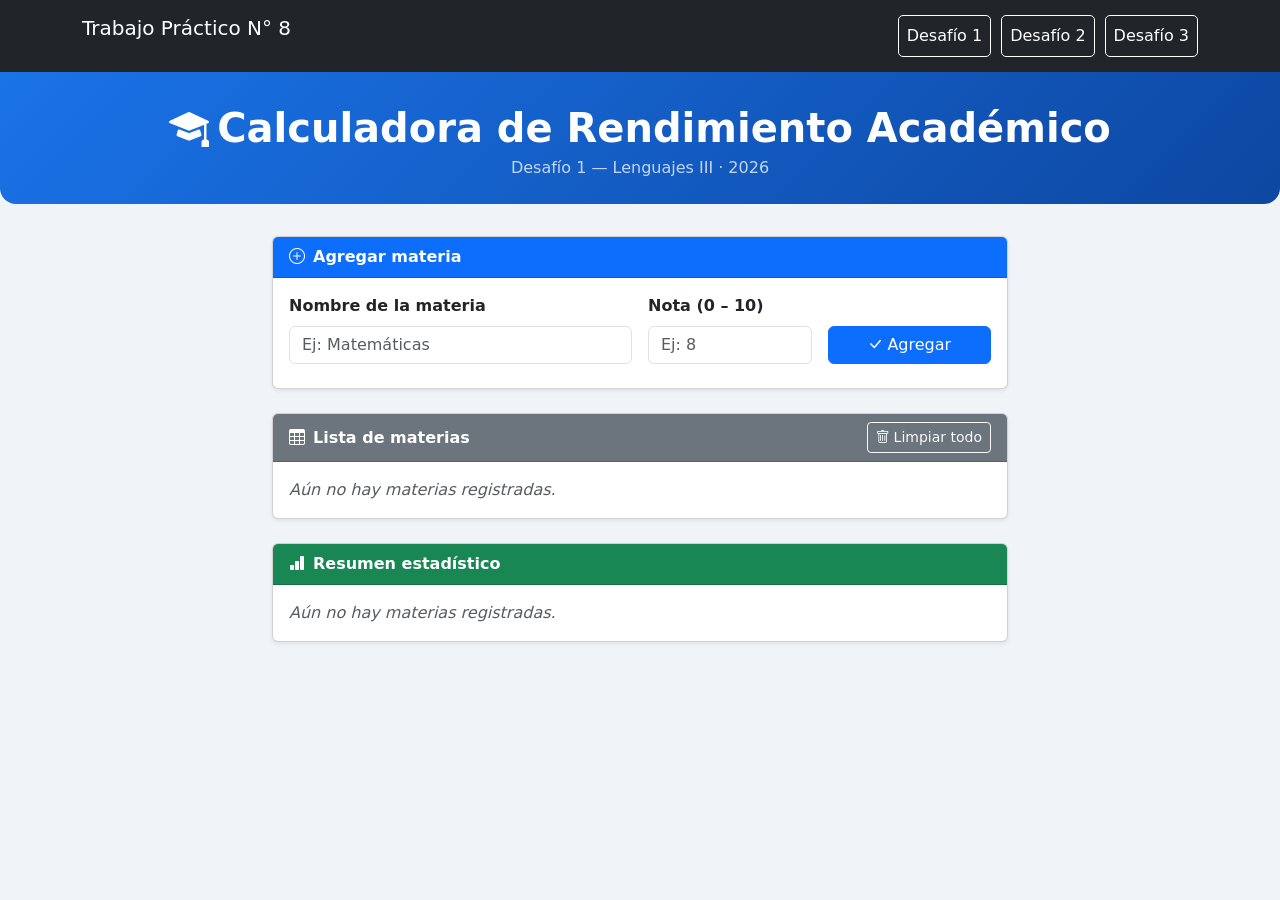
<file: TP8/desafio1.html>
<!DOCTYPE html>
<html lang="es">
<head>
  <meta charset="UTF-8" />
  <meta name="viewport" content="width=device-width, initial-scale=1.0" />
  <title>Desafío 1 — Calculadora de Rendimiento Académico</title>

  <!-- Bootstrap 5 CSS — framework de estilos que usamos para toda la interfaz -->
  <link
    href="https://cdn.jsdelivr.net/npm/bootstrap@5.3.3/dist/css/bootstrap.min.css"
    rel="stylesheet"
  />

  <!-- Bootstrap Icons — para los íconos de los botones y mensajes -->
  <link
    href="https://cdn.jsdelivr.net/npm/bootstrap-icons@1.11.3/font/bootstrap-icons.min.css"
    rel="stylesheet"
  />
  <script src="https://cdn.jsdelivr.net/npm/bootstrap@5.3.3/dist/js/bootstrap.bundle.min.js"></script> 

  <style>
    /* Fondo suave para toda la página */
    body { background-color: #f0f4f8; }

    /* Encabezado con gradiente */
    .page-header {
      background: linear-gradient(135deg, #1a73e8, #0d47a1);
      color: white;
      border-radius: 0 0 1rem 1rem;
      padding: 2rem 1.5rem 1.5rem;
      margin-bottom: 2rem;
    }

    /* Badge de categoría con un color personalizado por tipo */
    .badge-sobresaliente { background-color: #198754; }
    .badge-bueno         { background-color: #0d6efd; }
    .badge-regular       { background-color: #fd7e14; }
    .badge-aprobado      { background-color: #ffc107; color: #212529 !important; }
    .badge-insuficiente  { background-color: #dc3545; }

    .btn-nav-custom {
        border: 1px solid white !important; /* Borde blanco */
        color: white !important;           /* Texto blanco */
        background-color: transparent;     /* Fondo transparente */
        margin-left: 10px;                 /* Separación entre botones */
        border-radius: 5px;                /* Bordes redondeados */
        transition: all 0.3s ease;         /* Animación suave */
    }

    /* Estado cuando pasas el mouse o está seleccionado */
    .btn-nav-custom:hover, 
    .btn-nav-custom.active {
        background-color: white !important;
        color: black !important;
        font-weight: bold;
    }
  </style>
</head>
<body>
  <div id="navbar-placeholder"></div>
    <script>
        fetch('navbar.html')
            .then(response => response.text())
            .then(data => {
                document.getElementById('navbar-placeholder').innerHTML = data;
            });
    </script>

  <!-- ══════════════════════════════════════════════════════════════
       ENCABEZADO DE PÁGINA
       ══════════════════════════════════════════════════════════════ -->
  <div class="page-header text-center">
    <h1 class="fw-bold mb-1">
      <i class="bi bi-mortarboard-fill me-2"></i>Calculadora de Rendimiento Académico
    </h1>
    <p class="mb-0 opacity-75">Desafío 1 — Lenguajes III · 2026</p>
  </div>

  <div class="container pb-5" style="max-width: 760px;">

    <!-- ══════════════════════════════════════════════════════════════
         CARD DE INGRESO DE DATOS
         ══════════════════════════════════════════════════════════════ -->
    <div class="card shadow-sm mb-4">
      <div class="card-header bg-primary text-white fw-semibold">
        <i class="bi bi-plus-circle me-2"></i>Agregar materia
      </div>
      <div class="card-body">
        <div class="row g-3">

          <!-- Input: nombre de la materia (id="materia") -->
          <div class="col-md-6">
            <label for="materia" class="form-label fw-semibold">Nombre de la materia</label>
            <input
              type="text"
              id="materia"
              class="form-control"
              placeholder="Ej: Matemáticas"
            />
          </div>

          <!-- Input: nota del 0 al 10 (id="nota") -->
          <div class="col-md-3">
            <label for="nota" class="form-label fw-semibold">Nota (0 – 10)</label>
            <input
              type="number"
              id="nota"
              class="form-control"
              placeholder="Ej: 8"
              min="0"
              max="10"
              step="0.1"
            />
          </div>

          <!-- Botón "Agregar materia" → llama a agregarMateria() -->
          <div class="col-md-3 d-flex align-items-end">
            <button class="btn btn-primary w-100" onclick="agregarMateria()">
              <i class="bi bi-check-lg me-1"></i>Agregar
            </button>
          </div>
        </div>

        <!-- Zona de error (sin usar alert()) — visible sólo cuando hay problema -->
        <div id="error" class="mt-2"></div>
      </div>
    </div>

    <!-- ══════════════════════════════════════════════════════════════
         CARD DE LISTA DE MATERIAS (id="lista")
         ══════════════════════════════════════════════════════════════ -->
    <div class="card shadow-sm mb-4">
      <div class="card-header bg-secondary text-white fw-semibold d-flex justify-content-between align-items-center">
        <span><i class="bi bi-table me-2"></i>Lista de materias</span>
        <!-- Punto extra: botón "Limpiar todo" → llama a limpiarTodo() -->
        <button class="btn btn-sm btn-outline-light" onclick="limpiarTodo()">
          <i class="bi bi-trash me-1"></i>Limpiar todo
        </button>
      </div>
      <div class="card-body p-0">
        <div id="lista" class="p-3 text-muted fst-italic">
          Aún no hay materias registradas.
        </div>
      </div>
    </div>

    <!-- ══════════════════════════════════════════════════════════════
         CARD DE RESUMEN ESTADÍSTICO (id="resumen")
         ══════════════════════════════════════════════════════════════ -->
    <div class="card shadow-sm">
      <div class="card-header bg-success text-white fw-semibold">
        <i class="bi bi-bar-chart-fill me-2"></i>Resumen estadístico
      </div>
      <div class="card-body">
        <div id="resumen" class="text-muted fst-italic">
          Aún no hay materias registradas.
        </div>
      </div>
    </div>

  </div><!-- /container -->


  <!-- Bootstrap 5 JS (sin jQuery — sólo el bundle oficial) -->
  <script src="https://cdn.jsdelivr.net/npm/bootstrap@5.3.3/dist/js/bootstrap.bundle.min.js"></script>

  <script>

    // ── VARIABLE GLOBAL ──────────────────────────────────────────────────────
    // Array donde guardamos cada materia como objeto { materia, nota }.
    // Vive fuera de las funciones para que todas puedan leerlo y modificarlo.
    var materias = [];


    // ════════════════════════════════════════════════════════════════════════
    // 1. obtenerDatos()
    //    Patrón del coloquio: lee los dos inputs, los valida y retorna null
    //    si hay algún error, o el objeto { materia, nota } si todo está bien.
    //
    //    Conceptos aplicados:
    //      · isNaN()     → detecta si un valor NO es un número
    //      · return null → señal de error que el llamador debe revisar
    //      · do...while  → podría usarse para reintentar; aquí se aplica
    //                       la validación secuencial equivalente
    // ════════════════════════════════════════════════════════════════════════
    function obtenerDatos() {

      // Leemos el nombre de la materia y quitamos espacios al inicio y al fin
      var nombreMateria = document.getElementById("materia").value.trim();

      // Leemos la nota (llega como string; la convertiremos luego con parseFloat)
      var valorNota = document.getElementById("nota").value;

      // Limpiamos cualquier mensaje de error que hubiera quedado de antes
      document.getElementById("error").innerHTML = "";

      // ── Validación 1: el nombre no puede estar vacío ──────────────────────
      if (nombreMateria === "") {
        mostrarError("El nombre de la materia no puede estar vacío.");
        return null;   // null indica que los datos son inválidos
      }

      // ── Validación 2: la nota debe ser un número ──────────────────────────
      // isNaN("") devuelve false (interpreta vacío como 0), por eso
      // también verificamos que el campo no esté vacío.
      if (valorNota === "" || isNaN(valorNota)) {
        mostrarError("La nota debe ser un número.");
        return null;
      }

      // Convertimos el string a número decimal
      var nota = parseFloat(valorNota);

      // ── Validación 3: la nota debe estar entre 0 y 10 ────────────────────
      if (nota < 0 || nota > 10) {
        mostrarError("La nota debe estar entre 0 y 10.");
        return null;
      }

      // Todo válido → retornamos el objeto con los datos listos para usar
      return { materia: nombreMateria, nota: nota };
    }


    // ════════════════════════════════════════════════════════════════════════
    // 2. clasificarNota(nota)
    //    Recibe un número y devuelve su categoría como string.
    //
    //    Concepto aplicado:
    //      · if / else if / else encadenados (Ejercicio 1 de teoría)
    //    La lógica es la misma que "positivo/negativo" del ejercicio 1:
    //    se evalúan condiciones en cascada hasta encontrar la que corresponde.
    // ════════════════════════════════════════════════════════════════════════
    function clasificarNota(nota) {

      // Evaluamos de mayor a menor para no "tapar" condiciones anteriores
      if (nota >= 9) {
        return "Sobresaliente";        // 9 – 10
      } else if (nota >= 7) {
        return "Bueno";                // 7 – 8.9
      } else if (nota >= 6) {
        return "Regular";              // exactamente 6 – 6.9
      } else if (nota >= 4) {
        return "Aprobado mínimo";      // 4 – 5.9
      } else {
        return "Insuficiente";         // menos de 4
      }
    }


    // ════════════════════════════════════════════════════════════════════════
    // 3. agregarMateria()
    //    Función principal conectada al botón. Orquesta el resto.
    // ════════════════════════════════════════════════════════════════════════
    function agregarMateria() {

      // Pedimos los datos validados; si retorna null hay error → salimos
      var datos = obtenerDatos();
      if (datos === null) {
        return;
      }

      // Guardamos el objeto { materia, nota } en el array global
      materias.push(datos);

      // Actualizamos tabla y estadísticas en el DOM
      mostrarLista();
      calcularResumen();

      // Limpiamos los inputs para que el usuario pueda ingresar la siguiente
      document.getElementById("materia").value = "";
      document.getElementById("nota").value    = "";
      document.getElementById("materia").focus();
    }


    // ════════════════════════════════════════════════════════════════════════
    // 4. mostrarLista()
    //    Genera la tabla HTML completa y la inserta en el div "lista".
    //
    //    Concepto aplicado:
    //      · Bucle for para recorrer array (Ejercicio 2 de teoría)
    //      · innerHTML dinámico → escribir HTML desde JavaScript
    // ════════════════════════════════════════════════════════════════════════
    function mostrarLista() {

      // Si el array está vacío mostramos un mensaje y salimos
      if (materias.length === 0) {
        document.getElementById("lista").innerHTML =
          "<p class='text-muted fst-italic p-3 mb-0'>Aún no hay materias registradas.</p>";
        return;
      }

      // Empezamos a construir el HTML de la tabla Bootstrap
      var html = "<div class='table-responsive'>";
      html += "<table class='table table-hover align-middle mb-0'>";
      html += "<thead class='table-dark'>";
      html += "<tr><th>#</th><th>Materia</th><th>Nota</th><th>Categoría</th></tr>";
      html += "</thead><tbody>";

      // ── Bucle for: recorremos el array de índice 0 hasta el último ────────
      // i es el índice actual; materias[i] es el objeto { materia, nota }
      for (var i = 0; i < materias.length; i++) {

        // Obtenemos la categoría de esta nota
        var categoria = clasificarNota(materias[i].nota);

        // Determinamos la clase Bootstrap del badge según la categoría
        var claseBadge = "";
        if (categoria === "Sobresaliente") {
          claseBadge = "badge-sobresaliente";
        } else if (categoria === "Bueno") {
          claseBadge = "badge-bueno";
        } else if (categoria === "Regular") {
          claseBadge = "badge-regular";
        } else if (categoria === "Aprobado mínimo") {
          claseBadge = "badge-aprobado";
        } else {
          claseBadge = "badge-insuficiente";
        }

        // Construimos la fila; i + 1 para que el número empiece en 1
        html += "<tr>";
        html += "<td class='text-muted'>" + (i + 1) + "</td>";
        html += "<td class='fw-semibold'>" + materias[i].materia + "</td>";
        html += "<td>" + materias[i].nota + "</td>";
        html += "<td><span class='badge text-white " + claseBadge + "'>" + categoria + "</span></td>";
        html += "</tr>";
      }

      html += "</tbody></table></div>";

      // Insertamos todo el HTML generado en el div "lista" del DOM
      document.getElementById("lista").innerHTML = html;
    }


    // ════════════════════════════════════════════════════════════════════════
    // 5. calcularResumen()
    //    Calcula todas las estadísticas y las muestra en el div "resumen".
    //
    //    Conceptos aplicados:
    //      · while + acumulador → suma de notas      (Ejercicio 3)
    //      · while + contador   → aprobadas/reprobadas (Ejercicio 4)
    //      · while + mayor/menor → mejor y peor nota  (Ejercicio 6)
    // ════════════════════════════════════════════════════════════════════════
    function calcularResumen() {

      if (materias.length === 0) {
        document.getElementById("resumen").innerHTML =
          "<p class='text-muted fst-italic mb-0'>Aún no hay materias registradas.</p>";
        return;
      }

      // ── Inicialización ANTES del bucle ────────────────────────────────────
      var suma       = 0;               // Acumulador de notas
      var aprobadas  = 0;               // Contador: nota >= 6
      var reprobadas = 0;               // Contador: nota < 6

      // Iniciamos mayor/menor con el primer elemento (no con 0, que es una nota válida)
      var mejorNota    = materias[0].nota;
      var mejorMateria = materias[0].materia;
      var peorNota     = materias[0].nota;
      var peorMateria  = materias[0].materia;

      // ── Bucle while con índice manual ─────────────────────────────────────
      // Equivalente al for, pero con while explícito como piden los ejercicios 3 y 4.
      var i = 0;
      while (i < materias.length) {

        var notaActual = materias[i].nota;

        // Acumulamos la nota en la suma (Ejercicio 3)
        suma = suma + notaActual;

        // Contamos aprobadas/reprobadas (Ejercicio 4) — aprobación: nota >= 6
        if (notaActual >= 6) {
          aprobadas = aprobadas + 1;
        } else {
          reprobadas = reprobadas + 1;
        }

        // Búsqueda del mayor: si encontramos uno más alto, actualizamos (Ejercicio 6)
        if (notaActual > mejorNota) {
          mejorNota    = notaActual;
          mejorMateria = materias[i].materia;
        }

        // Búsqueda del menor: si encontramos uno más bajo, actualizamos
        if (notaActual < peorNota) {
          peorNota    = notaActual;
          peorMateria = materias[i].materia;
        }

        i = i + 1;   // ¡Fundamental! Sin esto el while sería infinito
      }

      // Promedio = suma total / cantidad de materias
      var promedio = suma / materias.length;

      // ── Armamos las tarjetas de estadísticas con Bootstrap ────────────────
      var html = "<div class='row g-3'>";

      html += tarjetaStat("bi-calculator", "primary",  "Promedio",   promedio.toFixed(2));
      html += tarjetaStat("bi-check-circle", "success", "Aprobadas",  aprobadas);
      html += tarjetaStat("bi-x-circle",    "danger",  "Reprobadas", reprobadas);
      html += tarjetaStat("bi-trophy",      "warning", "Mejor nota",
                          mejorNota + " <small class='fw-normal'>(" + mejorMateria + ")</small>");
      html += tarjetaStat("bi-arrow-down-circle", "secondary", "Peor nota",
                          peorNota + " <small class='fw-normal'>(" + peorMateria + ")</small>");

      html += "</div>";

      document.getElementById("resumen").innerHTML = html;
    }


    // ════════════════════════════════════════════════════════════════════════
    // tarjetaStat(icono, color, titulo, valor)
    //    Función auxiliar: genera el HTML de una tarjeta Bootstrap de estadística.
    //    Separamos esta lógica para no repetir el mismo bloque HTML 5 veces.
    // ════════════════════════════════════════════════════════════════════════
    function tarjetaStat(icono, color, titulo, valor) {
      return (
        "<div class='col-6 col-md-4'>" +
          "<div class='border rounded p-3 text-center h-100'>" +
            "<i class='bi " + icono + " fs-3 text-" + color + "'></i>" +
            "<div class='fw-semibold mt-1'>" + titulo + "</div>" +
            "<div class='fs-5'>" + valor + "</div>" +
          "</div>" +
        "</div>"
      );
    }


    // ════════════════════════════════════════════════════════════════════════
    // mostrarError(mensaje)
    //    Muestra un alert Bootstrap de error en el div #error.
    //    Centralizar esto evita repetir el mismo HTML en cada validación.
    // ════════════════════════════════════════════════════════════════════════
    function mostrarError(mensaje) {
      document.getElementById("error").innerHTML =
        "<div class='alert alert-danger alert-sm py-2 mb-0 mt-2'>" +
        "<i class='bi bi-exclamation-triangle me-2'></i>" + mensaje + "</div>";
    }


    // ════════════════════════════════════════════════════════════════════════
    // PUNTO EXTRA — limpiarTodo()
    //    Vacía el array global, limpia el DOM y reinicia el resumen.
    // ════════════════════════════════════════════════════════════════════════
    function limpiarTodo() {

      // Vaciamos el array global reasignándolo como array vacío
      materias = [];

      // Reiniciamos los tres divs de resultados
      document.getElementById("lista").innerHTML =
        "<p class='text-muted fst-italic p-3 mb-0'>Aún no hay materias registradas.</p>";
      document.getElementById("resumen").innerHTML =
        "<p class='text-muted fst-italic mb-0'>Aún no hay materias registradas.</p>";
      document.getElementById("error").innerHTML = "";

      // Limpiamos los inputs y devolvemos el foco al primero
      document.getElementById("materia").value = "";
      document.getElementById("nota").value    = "";
      document.getElementById("materia").focus();
    }

  </script>
</body>
</html>
</file>
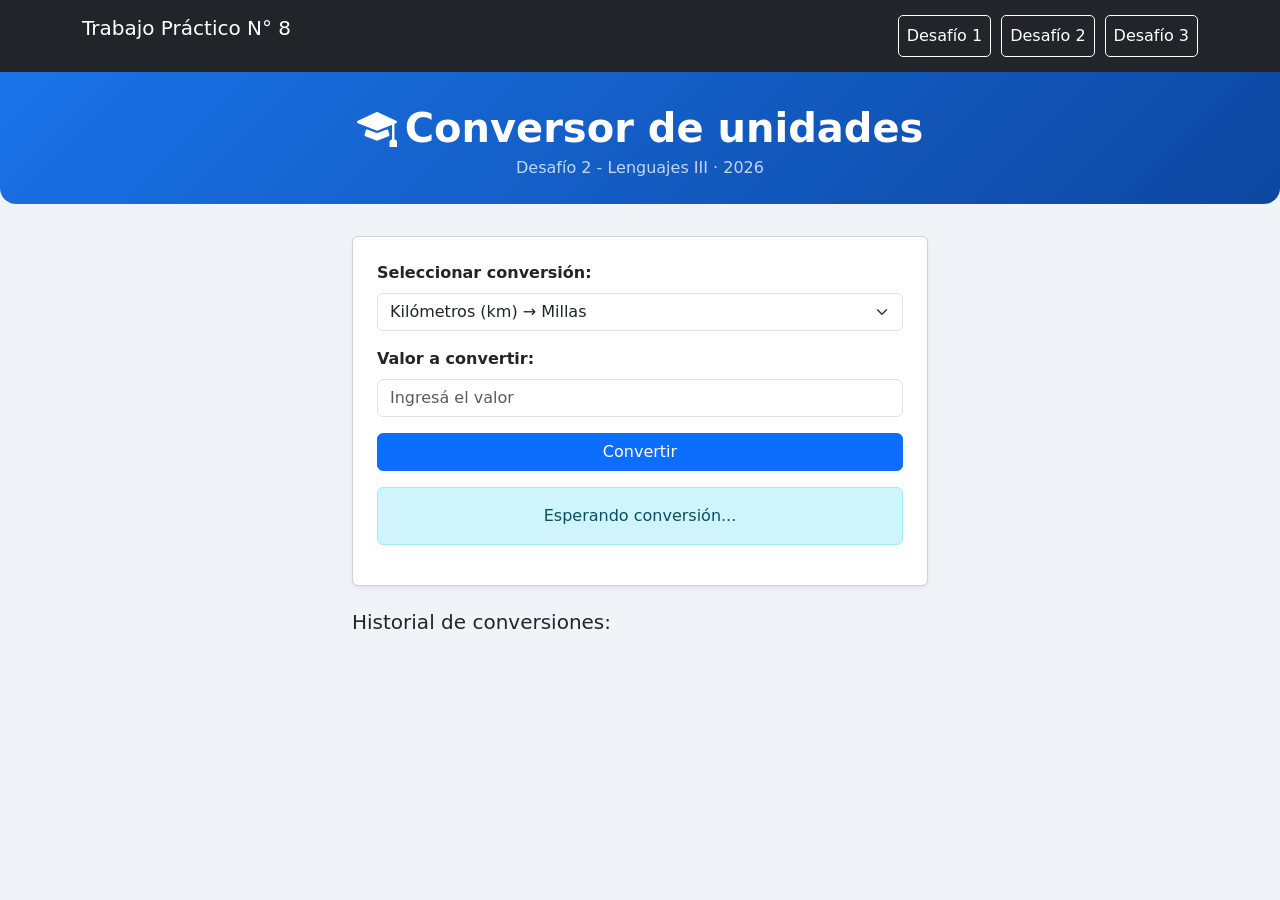
<file: TP8/desafio2.html>
<!doctype html>
<html lang="es">
  <head>
    <meta charset="UTF-8" />
    <meta name="viewport" content="width=device-width, initial-scale=1.0" />
    <title>Desafío 2 - Conversor de Unidades</title>
    <link
      href="https://cdn.jsdelivr.net/npm/bootstrap@5.3.3/dist/css/bootstrap.min.css"
      rel="stylesheet"
    />
    <link
    href="https://cdn.jsdelivr.net/npm/bootstrap-icons@1.11.3/font/bootstrap-icons.min.css"
    rel="stylesheet"
  />
  <script src="https://cdn.jsdelivr.net/npm/bootstrap@5.3.3/dist/js/bootstrap.bundle.min.js"></script> 
    
    <style>
      body {
        background-color: #f0f4f8;
      }
      .page-header {
        background: linear-gradient(135deg, #1a73e8, #0d47a1);
        color: white;
        border-radius: 0 0 1rem 1rem;
        padding: 2rem 1.5rem 1.5rem;
        margin-bottom: 2rem;
      }
      .btn-nav-custom {
        border: 1px solid white !important; /* Borde blanco */
        color: white !important;           /* Texto blanco */
        background-color: transparent;     /* Fondo transparente */
        margin-left: 10px;                 /* Separación entre botones */
        border-radius: 5px;                /* Bordes redondeados */
        transition: all 0.3s ease;         /* Animación suave */
    }

    /* Estado cuando pasas el mouse o está seleccionado */
    .btn-nav-custom:hover, 
    .btn-nav-custom.active {
        background-color: white !important;
        color: black !important;
        font-weight: bold;
    }
    </style>
  </head>
  <body>
    <!--NAV BAR-->
    <div id="navbar-placeholder"></div>
    <script>
        fetch('navbar.html')
            .then(response => response.text())
            .then(data => {
                document.getElementById('navbar-placeholder').innerHTML = data;
            });
    </script>
    
    <div class="page-header text-center">
      <h1 class="fw-bold mb-1">
        <i class="bi bi-mortarboard-fill me-2"></i>Conversor de unidades
      </h1>
      <p class="mb-0 opacity-75">Desafío 2 - Lenguajes III · 2026</p>
    </div>
    <div class="container" style="max-width: 600px">
      <div class="card shadow-sm p-4">
        <label class="form-label fw-bold">Seleccionar conversión:</label>
        <select id="tipoConversion" class="form-select mb-3">
          <option value="1">Kilómetros (km) → Millas</option>
          <option value="2">Millas → Kilómetros (km)</option>
          <option value="3">Kilogramos (kg) → Libras (lb)</option>
          <option value="4">Libras (lb) → Kilogramos (km)</option>
          <option value="5">Celsius (°C) → Fahrenheit (°F)</option>
          <option value="6">Fahrenheit (°F) → Celsius (°C)</option>
          <option value="7">Metros (m) → Pies (ft)</option>
        </select>

        <label class="form-label fw-bold">Valor a convertir:</label>
        <input
          type="number"
          id="valor"
          class="form-control mb-3"
          placeholder="Ingresá el valor"
        />

        <button class="btn btn-primary w-100" onclick="convertir()">
          Convertir
        </button>
        <div id="resultado" class="mt-3 alert alert-info text-center">
          Esperando conversión...
        </div>
      </div>

      <div class="mt-4">
        <h5>Historial de conversiones:</h5>
        <ul id="historial" class="list-group"></ul>
      </div>
    </div>

    <script src="desafio2.js"></script>   
  </body>
</html>
</file>
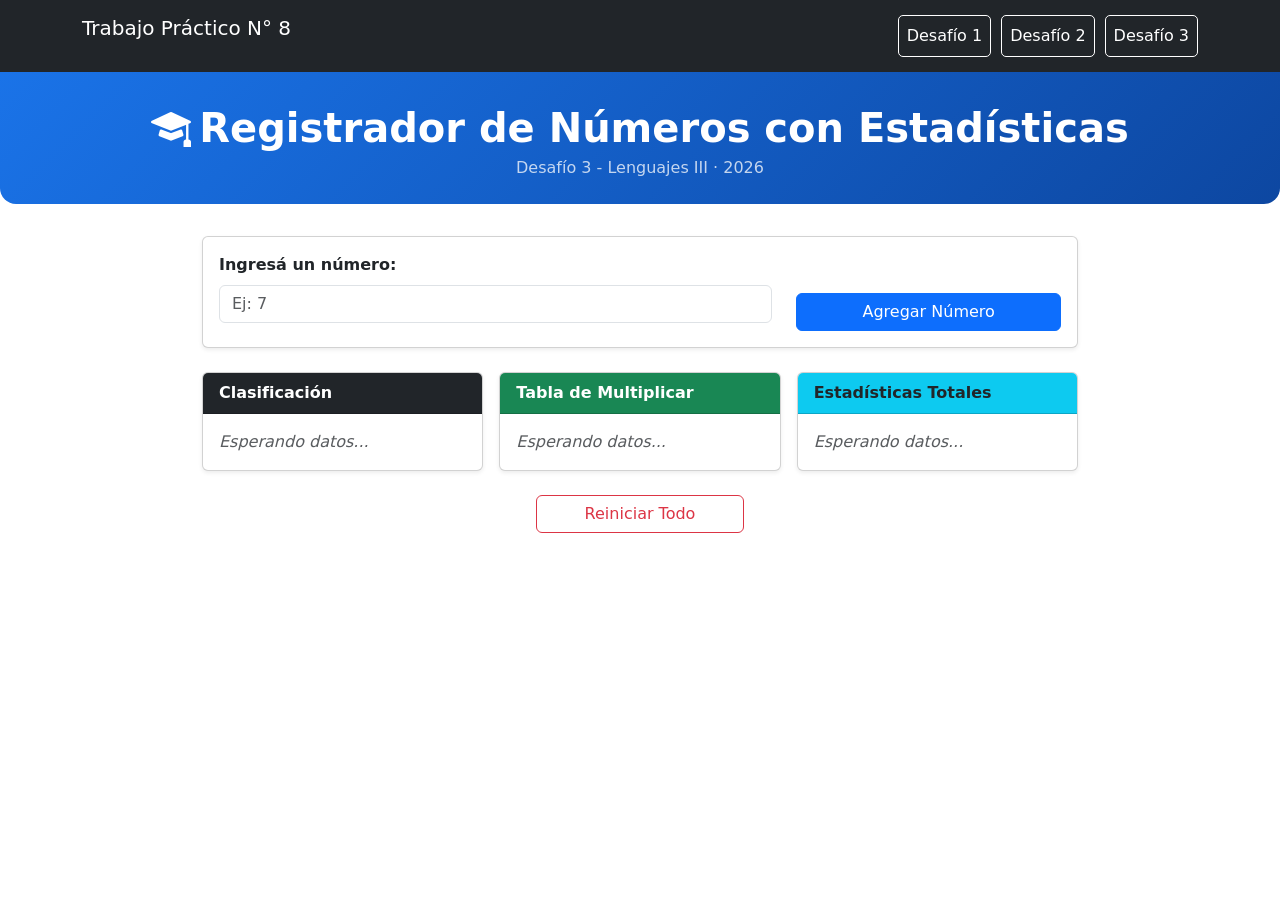
<file: TP8/desafio3.html>
<!doctype html>
<html lang="es">
  <head>
    <meta charset="UTF-8" />
    <meta name="viewport" content="width=device-width, initial-scale=1.0" />
    <title>Desafíos 3 — Registrador de Números con Estadísticas</title>
    <link
      href="https://cdn.jsdelivr.net/npm/bootstrap@5.3.3/dist/css/bootstrap.min.css"
      rel="stylesheet"
    />
    <link
    href="https://cdn.jsdelivr.net/npm/bootstrap-icons@1.11.3/font/bootstrap-icons.min.css"
    rel="stylesheet"
  />
  <script src="https://cdn.jsdelivr.net/npm/bootstrap@5.3.3/dist/js/bootstrap.bundle.min.js"></script> 
    <style>
      .page-header {
        background: linear-gradient(135deg, #1a73e8, #0d47a1);
        color: white;
        border-radius: 0 0 1rem 1rem;
        padding: 2rem 1.5rem 1.5rem;
        margin-bottom: 2rem;
      }
      .btn-nav-custom {
        border: 1px solid white !important; /* Borde blanco */
        color: white !important;           /* Texto blanco */
        background-color: transparent;     /* Fondo transparente */
        margin-left: 10px;                 /* Separación entre botones */
        border-radius: 5px;                /* Bordes redondeados */
        transition: all 0.3s ease;         /* Animación suave */
    }

    /* Estado cuando pasas el mouse o está seleccionado */
    .btn-nav-custom:hover, 
    .btn-nav-custom.active {
        background-color: white !important;
        color: black !important;
        font-weight: bold;
    }
    </style>
  </head>
  <body>
    <div id="navbar-placeholder"></div>
    <script>
        fetch('navbar.html')
            .then(response => response.text())
            .then(data => {
                document.getElementById('navbar-placeholder').innerHTML = data;
            });
    </script>
    <div class="page-header text-center">
      <h1 class="fw-bold mb-1">
        <i class="bi bi-mortarboard-fill me-2"></i>Registrador de Números con Estadísticas
      </h1>
      <p class="mb-0 opacity-75">Desafío 3 - Lenguajes III · 2026</p>
    </div>
    <div class="container" style="max-width: 900px">
      <!--<h1 class="text-center text-primary mb-4">Analizador Numérico y Tablas</h1>-->

      <div class="card shadow-sm mb-4">
        <div class="card-body">
          <div class="row align-items-end">
            <div class="col-md-8">
              <label for="inputNumero" class="form-label fw-bold"
                >Ingresá un número:</label
              >
              <input
                type="number"
                id="inputNumero"
                class="form-control"
                placeholder="Ej: 7"
              />
              <div id="errorNumero" class="text-danger mt-2 fw-semibold"></div>
            </div>
            <div class="col-md-4">
              <button class="btn btn-primary w-100" onclick="procesarNumero()">
                Agregar Número
              </button>
            </div>
          </div>
        </div>
      </div>

      <div class="row g-3">
        <div class="col-md-4">
          <div class="card shadow-sm h-100">
            <div class="card-header bg-dark text-white fw-bold">
              Clasificación
            </div>
            <div class="card-body" id="divAnalisis">
              <span class="text-muted fst-italic">Esperando datos...</span>
            </div>
          </div>
        </div>
        <div class="col-md-4">
          <div class="card shadow-sm h-100">
            <div class="card-header bg-success text-white fw-bold">
              Tabla de Multiplicar
            </div>
            <div class="card-body" id="tabla">
              <span class="text-muted fst-italic">Esperando datos...</span>
            </div>
          </div>
        </div>
        <div class="col-md-4">
          <div class="card shadow-sm h-100">
            <div class="card-header bg-info text-dark fw-bold">
              Estadísticas Totales
            </div>
            <div class="card-body" id="divResumen">
              <span class="text-muted fst-italic">Esperando datos...</span>
            </div>
          </div>
        </div>
      </div>

      <div class="text-center mt-4">
        <button class="btn btn-outline-danger px-5" onclick="reiniciar()">
          Reiniciar Todo
        </button>
      </div>
    </div>

    <script src="desafio3.js"></script>
    <script>
      // Función puente que unifica la lógica como en el código original
      function procesarNumero() {
        var inputValor = document.getElementById("inputNumero").value.trim();
        var errorDiv = document.getElementById("errorNumero");
        errorDiv.innerHTML = "";

        if (inputValor === "" || isNaN(inputValor)) {
          errorDiv.innerHTML =
            "Error: Debes ingresar un valor numérico válido.";
          return;
        }

        var numeroValido = parseFloat(inputValor);

        // Llamamos a las funciones de los archivos externos
        clasificarYTabla(numeroValido); // Definida en logica_desafio2.js
        calcularEstadisticas(numeroValido); // Definida en logica_desafio3.js

        document.getElementById("inputNumero").value = "";
        document.getElementById("inputNumero").focus();
      }
    </script>
  </body>
</html>
</file>
<file: PARCIAL/styles.css>
body {
    font-family: Arial, Helvetica, sans-serif;
    background-color: #e0e0e0;
}

#header {
    text-align: center;   
    padding: 20px;
}

#contenedor {
    width: 600px;
    margin: 0 auto; 
}

.formulario {
    background-color: white;
    border: 1px solid black;
    padding: 20px;
    margin-bottom: 20px;
}

input {
    width: 80%;
    padding: 8px;
    margin-top: 5px;
    margin-bottom: 5px;
}

.texto-error {
    color: red;
    font-size: 13px;
    font-weight: bold;
}

.texto-exito {
    color: green;
    font-size: 18px;
    font-weight: bold;
    text-align: center;
}

#boton-enviar {
    background-color: blue;
    color: white;
    padding: 10px 20px;
    border: 2px solid darkblue;
    cursor: pointer;
    font-size: 15px;
}

#boton-preguntas {
    background-color: green;
    color: white;
    padding: 10px 20px;
    border: 2px solid darkgreen;
    cursor: pointer;
}

#respuestas {
    background-color: lightgray;
    padding: 15px;
    border: 1px solid gray;
}
</file>
<file: TP7/styles.css>
/*
 * ============================================================
 *  styles.css — Estilos del Buscador de Personajes
 *  Rick and Morty API  |  Cátedra Lenguajes III - 2026
 * ============================================================
 *
 *  Este archivo complementa a Bootstrap con estilos propios.
 *  Estructura del archivo:
 *   1. Importación de fuentes externas
 *   2. Variables CSS (Custom Properties)
 *   3. Estilos base del body
 *   4. Header y portal decorativo
 *   5. Buscador (input + botón)
 *   6. Card del personaje
 *   7. Mensajes de estado
 *   8. Footer
 * ============================================================
 */


/*
 * @import: importa una hoja de estilos externa dentro de este CSS.
 * Aquí descargamos dos fuentes de Google Fonts:
 * - Bangers: tipografía estilo cómic para los títulos.
 * - Roboto: tipografía limpia y moderna para el cuerpo del texto.
 *   wght@400;700 → cargamos solo los pesos 400 (normal) y 700 (negrita)
 *   para no descargar variantes innecesarias (optimización de rendimiento).
 */
@import url('https://fonts.googleapis.com/css2?family=Bangers&family=Roboto:wght@400;700&display=swap');


/* ─────────────────────────────────────────────────────────────
 *  VARIABLES CSS (Custom Properties)
 *
 *  :root es el selector del elemento raíz del documento (equivale a <html>).
 *  Declarar variables aquí las hace disponibles en TODO el archivo CSS.
 *
 *  Sintaxis de declaración: --nombre-variable: valor;
 *  Sintaxis de uso:         var(--nombre-variable)
 *
 *  Ventaja: si queremos cambiar un color, solo lo modificamos aquí,
 *  y el cambio se aplica en todos los lugares donde se usa esa variable.
 *  Es el principio DRY (Don't Repeat Yourself) aplicado a CSS.
 * ───────────────────────────────────────────────────────────── */
:root {
    --rm-green:   #97CE4C;  /* Verde icónico de Rick and Morty */
    --rm-blue:    #00B5CC;  /* Azul portal */
    --rm-dark:    #44281D;  /* Marrón oscuro para textos */
    --rm-alive:   #97CE4C;  /* Color para estado "Alive" */
    --rm-dead:    #E63946;  /* Color para estado "Dead" */
    --rm-unknown: #868e96;  /* Color para estado "unknown" */
}


/* ─── BASE ──────────────────────────────────────────────────── */
/*
 * Estilos globales del <body>.
 * - font-family: tipografía principal de todo el sitio. 'sans-serif' es
 *   el fallback: si Roboto no carga, el navegador usa la sans-serif del sistema.
 * - min-height: 100vh → el body ocupa al menos el 100% del alto de la pantalla,
 *   evitando que el footer quede "flotando" en páginas con poco contenido.
 */
body {
    background-color: #ffffff;
    font-family: 'Roboto', sans-serif;
    color: #333;
    min-height: 100vh;
}


/* ─── HEADER ────────────────────────────────────────────────── */
.rm-header {
    background-color: #ffffff;
    border-bottom: 4px solid var(--rm-green); /* Línea verde inferior como detalle */
    position: relative; /* Necesario para posicionar hijos con position: absolute */
    overflow: hidden;   /* Recorta cualquier elemento decorativo que se salga */
}


/*
 * PORTAL DECORATIVO: anillo animado que simula el portal del show.
 * No es una imagen; se construye completamente con CSS.
 *
 * border-radius: 50% → convierte el cuadrado (80x80px) en un círculo perfecto.
 *
 * background: radial-gradient(...) → degradado circular:
 *   - Del centro hacia afuera: azul (0%) → verde (45%) → transparente (46%)
 *   Esto crea el efecto de anillo hueco (el centro es visible).
 *
 * box-shadow: agrega múltiples sombras exteriores superpuestas (separadas por comas).
 *   Formato: offset-x offset-y blur spread color
 *   - 0 0 0 4px  → anillo sólido verde justo alrededor del círculo
 *   - 0 0 0 8px  → anillo más grande con opacidad reducida (rgba)
 *   - 0 0 20px   → resplandor difuso azul
 *
 * animation: hace referencia al @keyframes 'pulsar' definido abajo.
 *   3s → duración de cada ciclo
 *   ease-in-out → aceleración suave al inicio y final
 *   infinite → se repite indefinidamente
 */
.portal-ring {
    width: 80px;
    height: 80px;
    border-radius: 50%;
    background: radial-gradient(circle, #00B5CC 0%, #97CE4C 45%, transparent 46%);
    box-shadow:
        0 0 0 4px #97CE4C,
        0 0 0 8px rgba(151, 206, 76, 0.3),
        0 0 20px rgba(0, 181, 204, 0.4);
    animation: pulsar 3s ease-in-out infinite;
}

/*
 * @keyframes: define los estados de una animación CSS.
 * Aquí animamos el box-shadow para simular un pulso de luz.
 *
 * 0% y 100% → estado inicial y final (iguales para que el loop sea suave).
 * 50% → estado intermedio donde el resplandor es más grande e intenso.
 *
 * El navegador interpola automáticamente los valores entre estos estados,
 * creando la transición animada.
 */
@keyframes pulsar {
    0%, 100% { box-shadow: 0 0 0 4px #97CE4C, 0 0 0 8px rgba(151,206,76,.3), 0 0 20px rgba(0,181,204,.4); }
    50%       { box-shadow: 0 0 0 6px #97CE4C, 0 0 0 14px rgba(151,206,76,.2), 0 0 40px rgba(0,181,204,.6); }
}

.titulo-principal {
    font-family: 'Bangers', cursive;
    font-size: 3.2rem;
    letter-spacing: 4px;    /* Espaciado entre letras para estilo cómic */
    color: var(--rm-dark);
    /*
     * text-shadow: sombra del texto. Formato: offset-x offset-y blur color.
     * 3px 3px 0 → desplazamiento diagonal sin difuminado (efecto retro/cómic).
     */
    text-shadow: 3px 3px 0 var(--rm-green);
    margin-bottom: 4px;
}

.subtitulo {
    color: var(--rm-blue);
    font-weight: 700;
    font-size: 0.85rem;
    letter-spacing: 2px;
    text-transform: uppercase; /* Convierte el texto a mayúsculas por CSS, sin tocar el HTML */
}


/* ─── BUSCADOR ──────────────────────────────────────────────── */
.input-busqueda {
    border: 2px solid var(--rm-green);
    border-right: none; /* Elimina el borde derecho para que se fusione con el botón */
    border-radius: 8px 0 0 8px !important;
    /*
     * border-radius con 4 valores: superior-izq, superior-der, inferior-der, inferior-izq.
     * Solo redondeamos la esquina izquierda del input.
     * !important sobrescribe la especificidad de Bootstrap, que también define border-radius.
     */
    padding: 12px 16px;
    font-size: 1rem;
    /*
     * transition: suaviza el cambio de la propiedad border-color en 0.2 segundos.
     * Sin esto, el cambio sería instantáneo (brusco) al enfocar el campo.
     */
    transition: border-color 0.2s;
}

/*
 * Pseudo-clase :focus: se activa cuando el usuario hace clic en el input
 * o navega hasta él con la tecla Tab.
 * Cambiamos el borde a azul para indicar que el campo está activo.
 * box-shadow agrega un resplandor sutil alrededor del input.
 */
.input-busqueda:focus {
    border-color: var(--rm-blue);
    box-shadow: 0 0 0 0.2rem rgba(0, 181, 204, 0.25);
}

.btn-buscar {
    background-color: var(--rm-green);
    color: #fff;
    font-weight: 700;
    border: 2px solid var(--rm-green);
    border-radius: 0 8px 8px 0 !important; /* Solo redondeamos la esquina derecha */
    padding: 12px 28px;
    letter-spacing: 1px;
    font-size: 1rem;
    /* transition con múltiples propiedades separadas por coma */
    transition: background-color 0.25s, border-color 0.25s;
}

/*
 * :hover → cuando el cursor está encima del botón.
 * :focus → cuando el botón está seleccionado por teclado (Tab).
 * Listamos ambas pseudo-clases juntas porque queremos el mismo estilo en los dos casos.
 */
.btn-buscar:hover,
.btn-buscar:focus {
    background-color: var(--rm-blue);
    border-color: var(--rm-blue);
    color: #fff;
}

.hint-text {
    font-size: 0.85rem;
    color: #888;
}


/* ─── CARD DEL PERSONAJE ────────────────────────────────────── */
/*
 * Estilo base de la card. Nótese que NO tiene borde de color aquí;
 * el color del borde superior se define en las clases .alive, .dead, .unknown
 * que se agregan DINÁMICAMENTE desde JavaScript (classList / innerHTML).
 */
.personaje-card {
    background: #fff;
    border-radius: 14px;
    overflow: hidden;   /* Recorta la imagen para que respete el border-radius de la card */
    box-shadow: 0 6px 24px rgba(0, 0, 0, 0.10);
    width: 340px;
    border-top: 6px solid var(--rm-unknown); /* Color por defecto: gris */
    /*
     * transition en múltiples propiedades: cuando la card cambia de posición
     * (al hacer hover) o de sombra, el cambio se anima suavemente en 0.25s.
     */
    transition: transform 0.25s ease, box-shadow 0.25s ease;
}

/*
 * :hover → al pasar el cursor sobre la card, la "levantamos" 6px hacia arriba
 * usando transform: translateY (traslación en el eje Y).
 * Valores negativos van hacia arriba. Combinado con más sombra, da efecto 3D.
 */
.personaje-card:hover {
    transform: translateY(-6px);
    box-shadow: 0 12px 36px rgba(0, 0, 0, 0.15);
}

/*
 * Clases de estado: modifican SOLO el color del borde superior de la card.
 * Estas clases se agregan al elemento en JavaScript según el status del personaje.
 * Patrón de diseño: clase base (.personaje-card) + clase modificadora (.alive, .dead, .unknown).
 * Esto se llama patrón BEM (Block Element Modifier) en CSS.
 */
.personaje-card.alive   { border-top-color: var(--rm-alive);   }
.personaje-card.dead    { border-top-color: var(--rm-dead);    }
.personaje-card.unknown { border-top-color: var(--rm-unknown); }

.card-img-personaje {
    width: 100%;
    height: 300px;
    /*
     * object-fit: cover → la imagen cubre todo el espacio disponible
     * manteniendo sus proporciones (aspect ratio). Si la imagen es más grande,
     * la recorta. Evita que la imagen se deforme.
     */
    object-fit: cover;
    display: block; /* Elimina el espacio inferior que dejan las imágenes en línea por defecto */
}

.card-body-rm {
    padding: 1.4rem 1.6rem 1.6rem; /* top | lados | bottom */
}

.card-nombre {
    font-family: 'Bangers', cursive;
    font-size: 2rem;
    letter-spacing: 1.5px;
    color: var(--rm-dark);
    line-height: 1; /* Interlineado ajustado para títulos grandes */
    margin-bottom: 8px;
}


/* ─── BADGE DE ESTADO ───────────────────────────────────────── */
/*
 * El badge es la "pastilla" de color que muestra el estado del personaje.
 *
 * display: inline-flex → permite usar flexbox en un elemento en línea.
 * align-items: center → centra el punto y el texto verticalmente.
 * gap: 6px → espacio entre el punto (::before) y el texto.
 * border-radius: 20px → con un valor grande en relación al tamaño,
 *                       produce bordes completamente redondeados (forma de píldora).
 */
.badge-estado {
    display: inline-flex;
    align-items: center;
    gap: 6px;
    padding: 4px 14px;
    border-radius: 20px;
    font-size: 0.78rem;
    font-weight: 700;
    color: #fff;
    letter-spacing: 0.5px;
}

/*
 * ::before: pseudo-elemento que inserta contenido ANTES del contenido real del elemento.
 * Aquí creamos el pequeño punto de color dentro del badge.
 * content: '' → es obligatorio declarar content para que el pseudo-elemento exista,
 *               aunque esté vacío; su apariencia viene de width, height y border-radius.
 */
.badge-estado::before {
    content: '';
    display: inline-block;
    width: 8px;
    height: 8px;
    border-radius: 50%; /* Círculo perfecto */
    background: rgba(255, 255, 255, 0.8); /* Blanco semi-transparente */
}

/* Colores de fondo del badge según el estado */
.badge-alive   { background-color: var(--rm-alive);   }
.badge-dead    { background-color: var(--rm-dead);    }
.badge-unknown { background-color: var(--rm-unknown); }


/* ─── FILAS DE INFORMACIÓN ──────────────────────────────────── */
/*
 * Cada fila de info (especie, ubicación) tiene un separador inferior
 * excepto la última, que usa el selector :last-child.
 */
.info-row {
    padding: 8px 0;
    border-bottom: 1px solid #f0f0f0;
}

/*
 * :last-child → selecciona el último hijo de su tipo dentro del padre.
 * Elimina el borde inferior de la última fila para no tener una línea
 * al final de la card.
 */
.info-row:last-child {
    border-bottom: none;
    padding-bottom: 0;
}

.info-label {
    font-size: 0.70rem;
    text-transform: uppercase;
    letter-spacing: 1.2px;
    color: #aaa; /* Gris claro para la etiqueta, generando jerarquía visual */
    margin-bottom: 1px;
}

.info-value {
    font-weight: 700;
    color: #333;
    font-size: 0.95rem;
}


/* ─── MENSAJES DE ESTADO ────────────────────────────────────── */
/*
 * Contenedor de mensajes (campo vacío, error de búsqueda).
 * Usamos flexbox para centrar el contenido tanto horizontal como verticalmente.
 *   flex-direction: column → los hijos se apilan verticalmente.
 *   align-items: center → centrado horizontal en un flex-direction: column.
 *   gap: 8px → espacio entre el ícono, texto principal y subtexto.
 */
.msg-box {
    display: flex;
    flex-direction: column;
    align-items: center;
    gap: 8px;
    padding: 2rem;
}

.msg-icon  { font-size: 2.5rem; }
.msg-texto { font-weight: 700; font-size: 1.1rem; color: var(--rm-dark); }
.msg-sub   { font-size: 0.85rem; color: #888; }


/* ─── FOOTER ────────────────────────────────────────────────── */
.rm-footer {
    border-top: 2px solid #f0f0f0;
    color: #aaa;
    font-size: 0.8rem;
}

.rm-footer a {
    color: var(--rm-blue);
    text-decoration: none; /* Elimina el subrayado por defecto de los enlaces */
    font-weight: 700;
}

/* :hover en el enlace del footer: restaura el subrayado para dar feedback visual */
.rm-footer a:hover {
    text-decoration: underline;
}
</file>
<file: TP5/styles.css>
/* Estilos generales */
* {
    margin: 0;
    padding: 0;
    box-sizing: border-box;
}

/* Fondo de la página */
body {
    background: linear-gradient(135deg, #667eea 0%, #764ba2 100%);
    min-height: 100vh;
    font-family: 'Segoe UI', Tahoma, Geneva, Verdana, sans-serif;
}

/* Contenedor principal */
.container {
    display: flex;
    justify-content: center;
    align-items: flex-start;
}

/* Tarjeta del formulario */
.form-card {
    max-width: 550px;
    width: 100%;
    margin: 2rem auto;
    border: 1px solid #e0e0e0;
    box-shadow: 0 8px 32px rgba(0, 0, 0, 0.1);
    border-radius: 12px !important;
}

/* Título del formulario */
.form-title {
    font-weight: 700;
    color: #2c3e50;
    margin-bottom: 1.5rem;
    font-size: 1.8rem;
}

/* Labels */
.form-label {
    font-weight: 600;
    color: #34495e;
    margin-bottom: 0.5rem;
    font-size: 0.95rem;
}

/* Campos de entrada */
.form-control {
    border: 2px solid #e0e0e0;
    border-radius: 6px;
    padding: 0.75rem 1rem;
    font-size: 1rem;
    transition: all 0.3s ease;
}

.form-control:focus {
    border-color: #667eea;
    box-shadow: 0 0 0 0.2rem rgba(102, 126, 234, 0.25);
    outline: none;
}

.form-control:hover:not(:focus) {
    border-color: #bdc3c7;
}

/* Mostrar feedback de validación siempre */
.invalid-feedback {
    display: block;
    color: #e74c3c;
    font-size: 0.875rem;
    margin-top: 0.25rem;
    font-weight: 500;
}

/* Estilos para campos válidos */
.form-control.is-valid {
    border-color: #27ae60;
    background-image: none;
}

.form-control.is-valid:focus {
    border-color: #27ae60;
    box-shadow: 0 0 0 0.2rem rgba(39, 174, 96, 0.25);
}

/* Estilos para campos inválidos */
.form-control.is-invalid {
    border-color: #e74c3c;
    background-image: none;
}

.form-control.is-invalid:focus {
    border-color: #e74c3c;
    box-shadow: 0 0 0 0.2rem rgba(231, 76, 60, 0.25);
}

/* Texto de ayuda */
.form-text {
    font-size: 0.85rem;
    color: #7f8c8d;
    margin-top: 0.25rem;
}

/* Contenedor de mensaje de contraseña cifrada */
.password-display {
    background-color: #f8f9fa;
    padding: 0.75rem;
    border-radius: 4px;
    border-left: 4px solid #667eea;
}

/* Botón de envío */
.btn-primary {
    background-color: #667eea;
    border: none;
    border-radius: 6px;
    padding: 0.75rem 2rem;
    font-weight: 600;
    font-size: 1rem;
    transition: all 0.3s ease;
    text-transform: uppercase;
    letter-spacing: 0.5px;
}

.btn-primary:hover {
    background-color: #5568d3;
    transform: translateY(-2px);
    box-shadow: 0 4px 12px rgba(102, 126, 234, 0.4);
}

.btn-primary:active {
    transform: translateY(0);
    box-shadow: 0 2px 6px rgba(102, 126, 234, 0.2);
}

.btn-primary:focus {
    box-shadow: 0 0 0 0.2rem rgba(102, 126, 234, 0.25);
    outline: none;
}

.btn-lg {
    padding: 0.875rem 1.5rem;
}

/* Alertas de mensaje general */
.alert {
    border-radius: 6px;
    padding: 1rem;
    margin-bottom: 1.5rem;
    font-weight: 500;
    border: none;
}

.alert-success {
    background-color: #d4edda;
    color: #155724;
    border-left: 4px solid #27ae60;
}

.alert-danger {
    background-color: #f8d7da;
    color: #721c24;
    border-left: 4px solid #e74c3c;
}

/* Espaciado de campos */
.mb-3 {
    margin-bottom: 1.25rem;
}

/* Responsive */
@media (max-width: 576px) {
    .form-card {
        max-width: 100%;
        margin: 1rem;
        padding: 1.5rem !important;
    }

    .form-title {
        font-size: 1.5rem;
    }

    .btn {
        font-size: 0.9rem;
        padding: 0.65rem 1rem;
    }

    .form-control {
        font-size: 16px; /* Evita zoom en móviles */
    }
}
</file>
<file: TP6/style.css>
#main-title {
    transition: color 0.3s ease;
    cursor: default;
}

/* Estilo para que DataTables no interfiera con los efectos de fade de jQuery */
.hidden-row {
    display: none;
}
</file>
